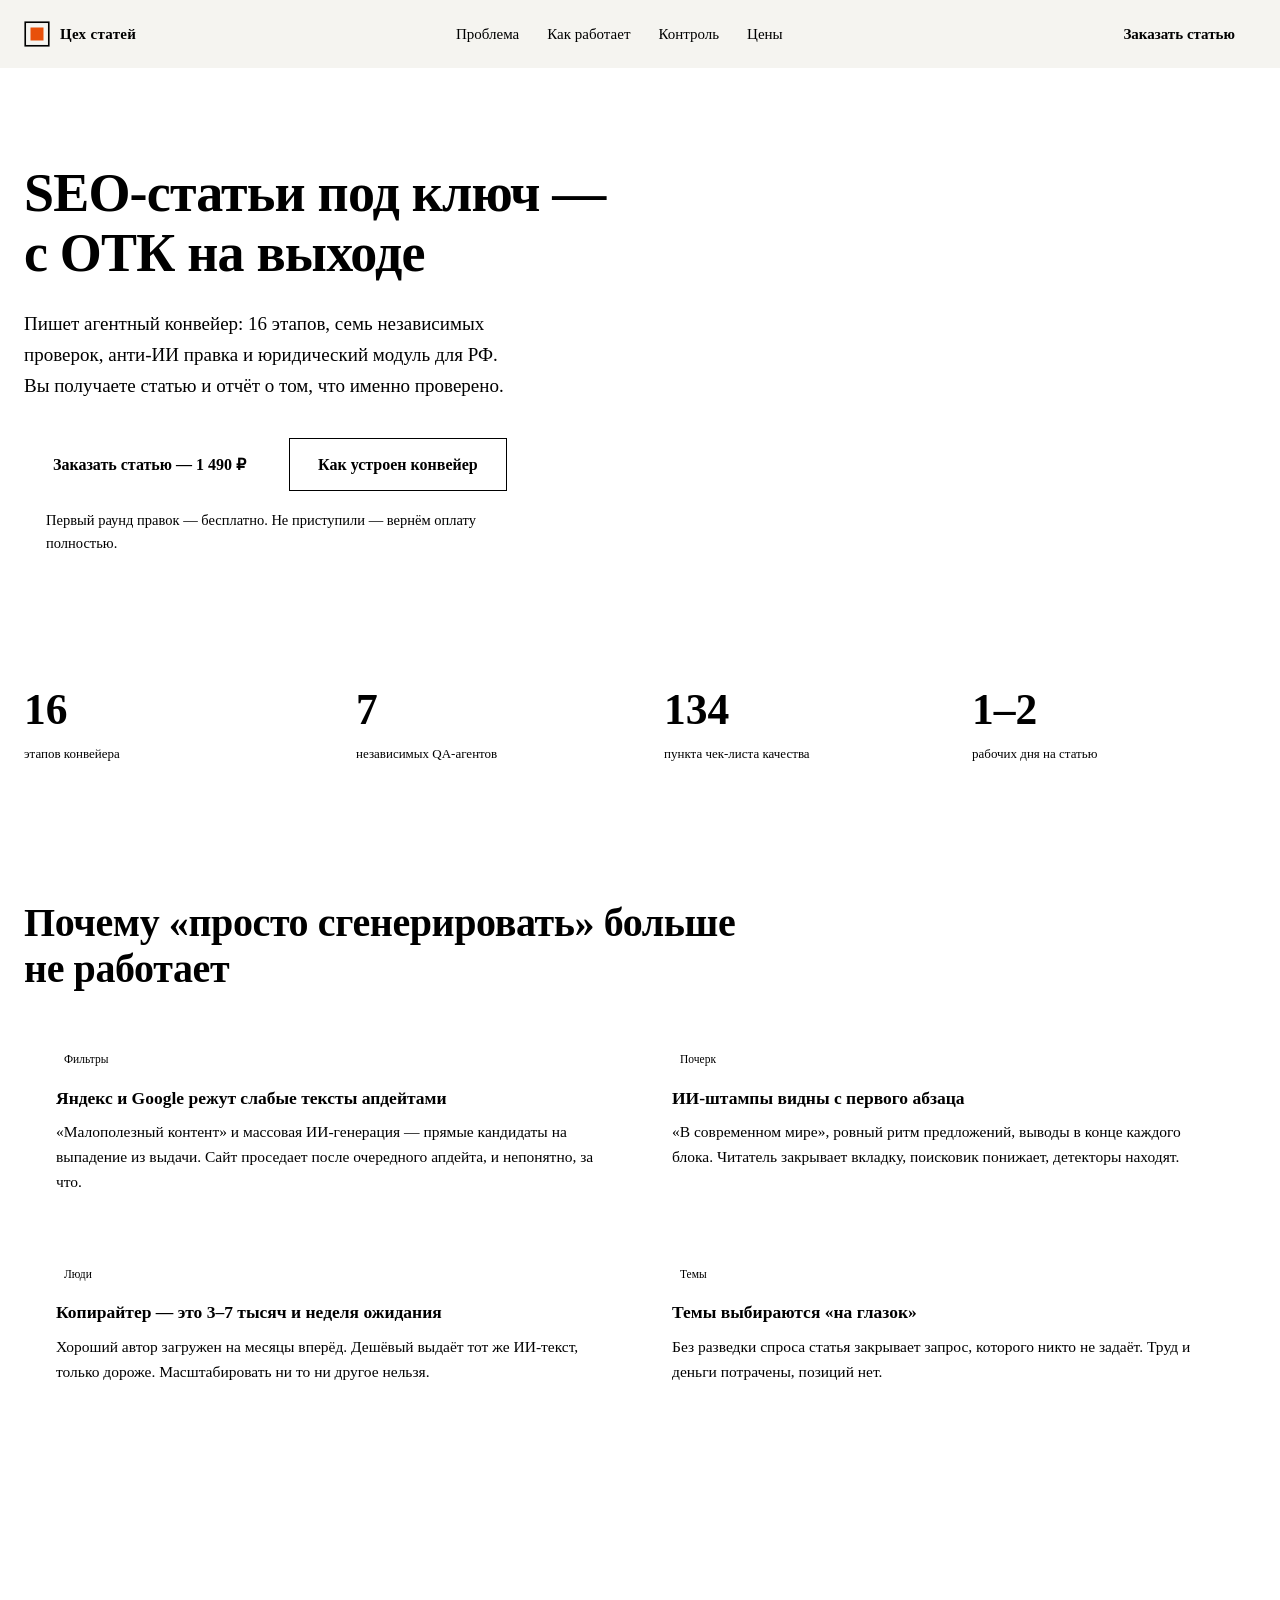
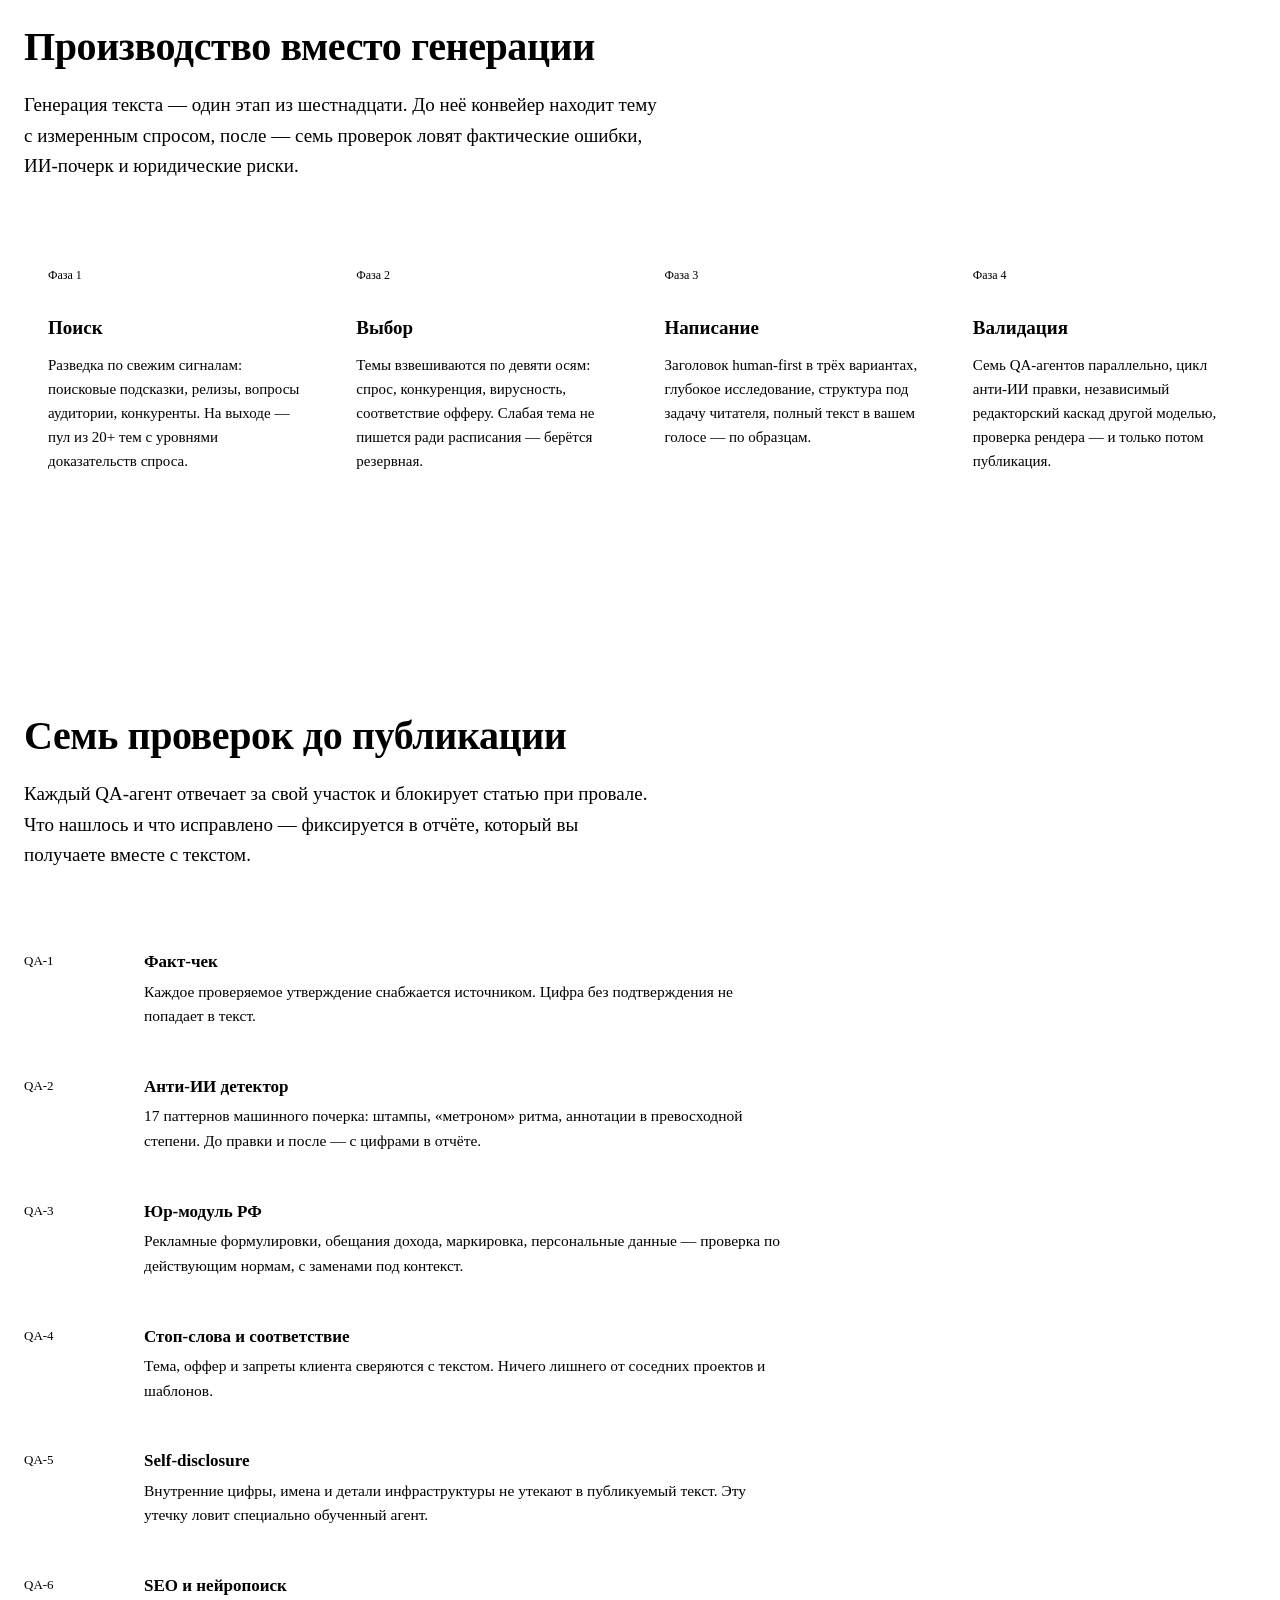
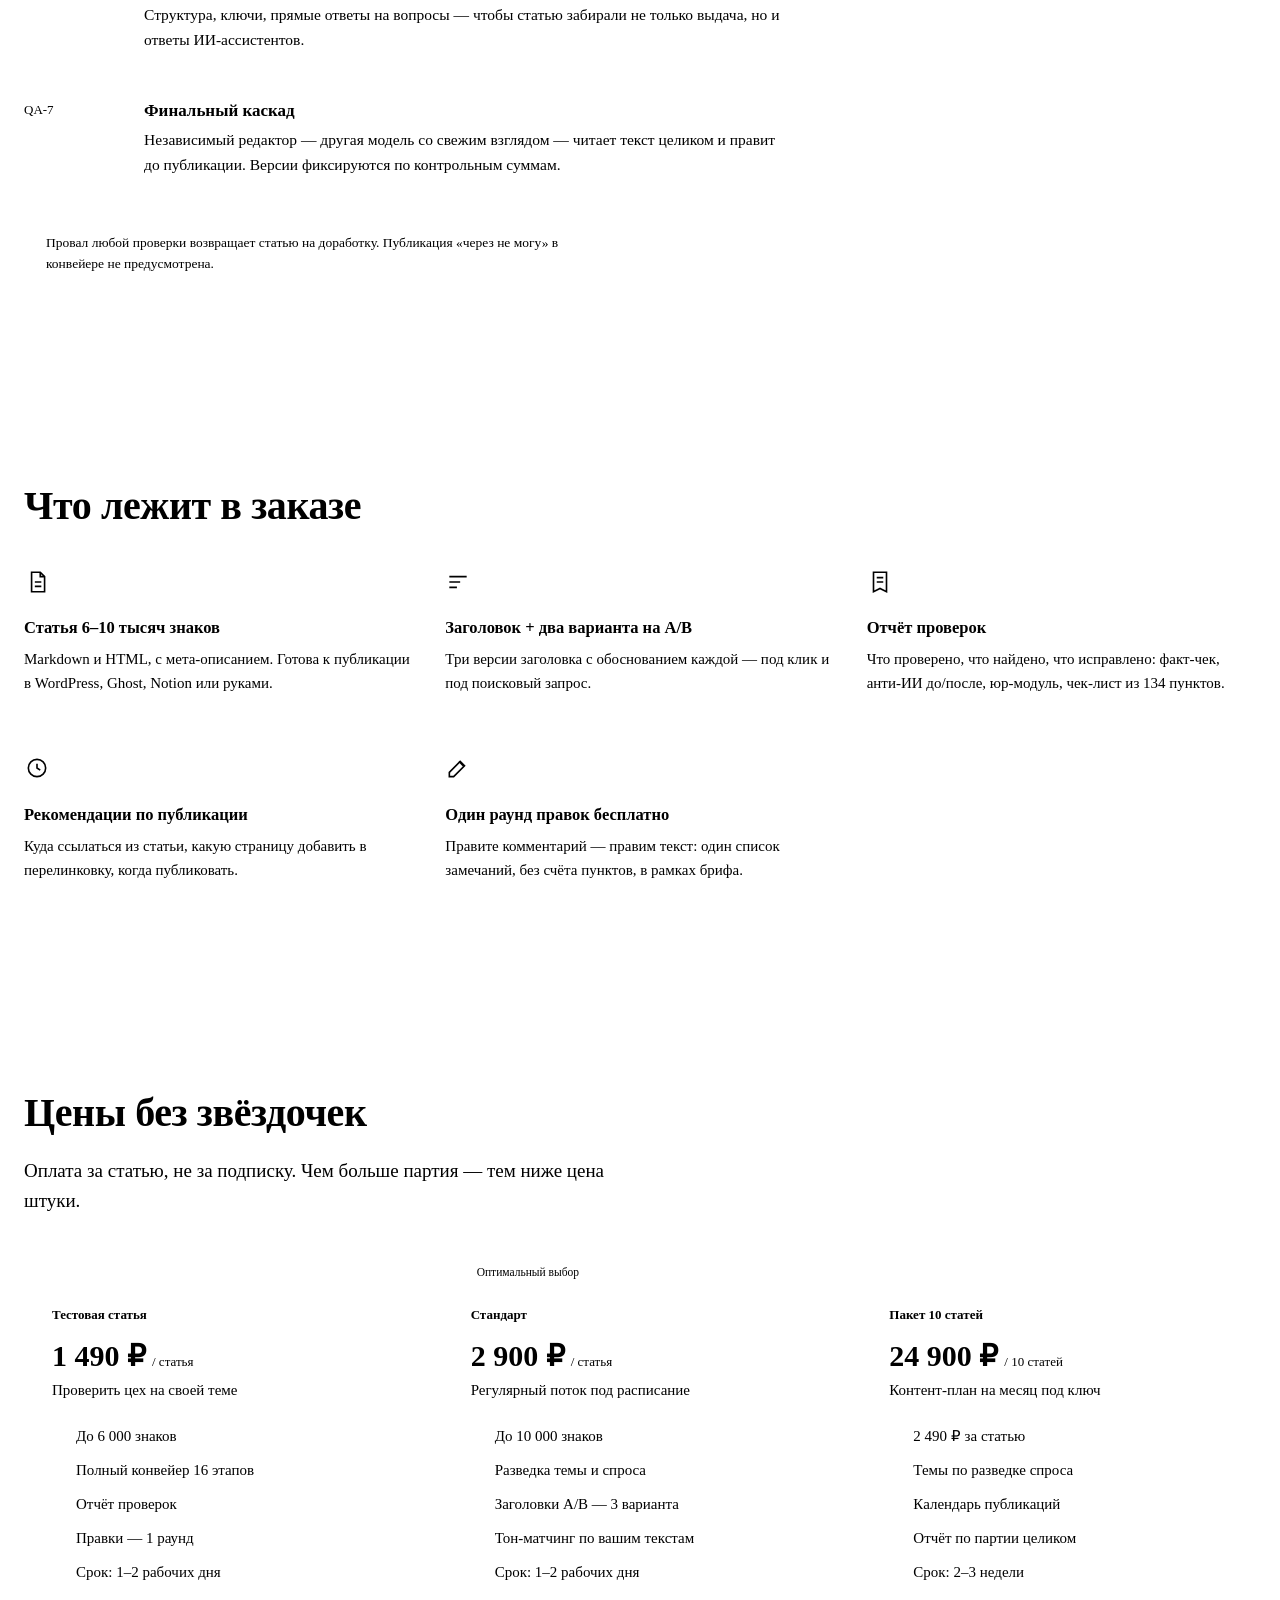
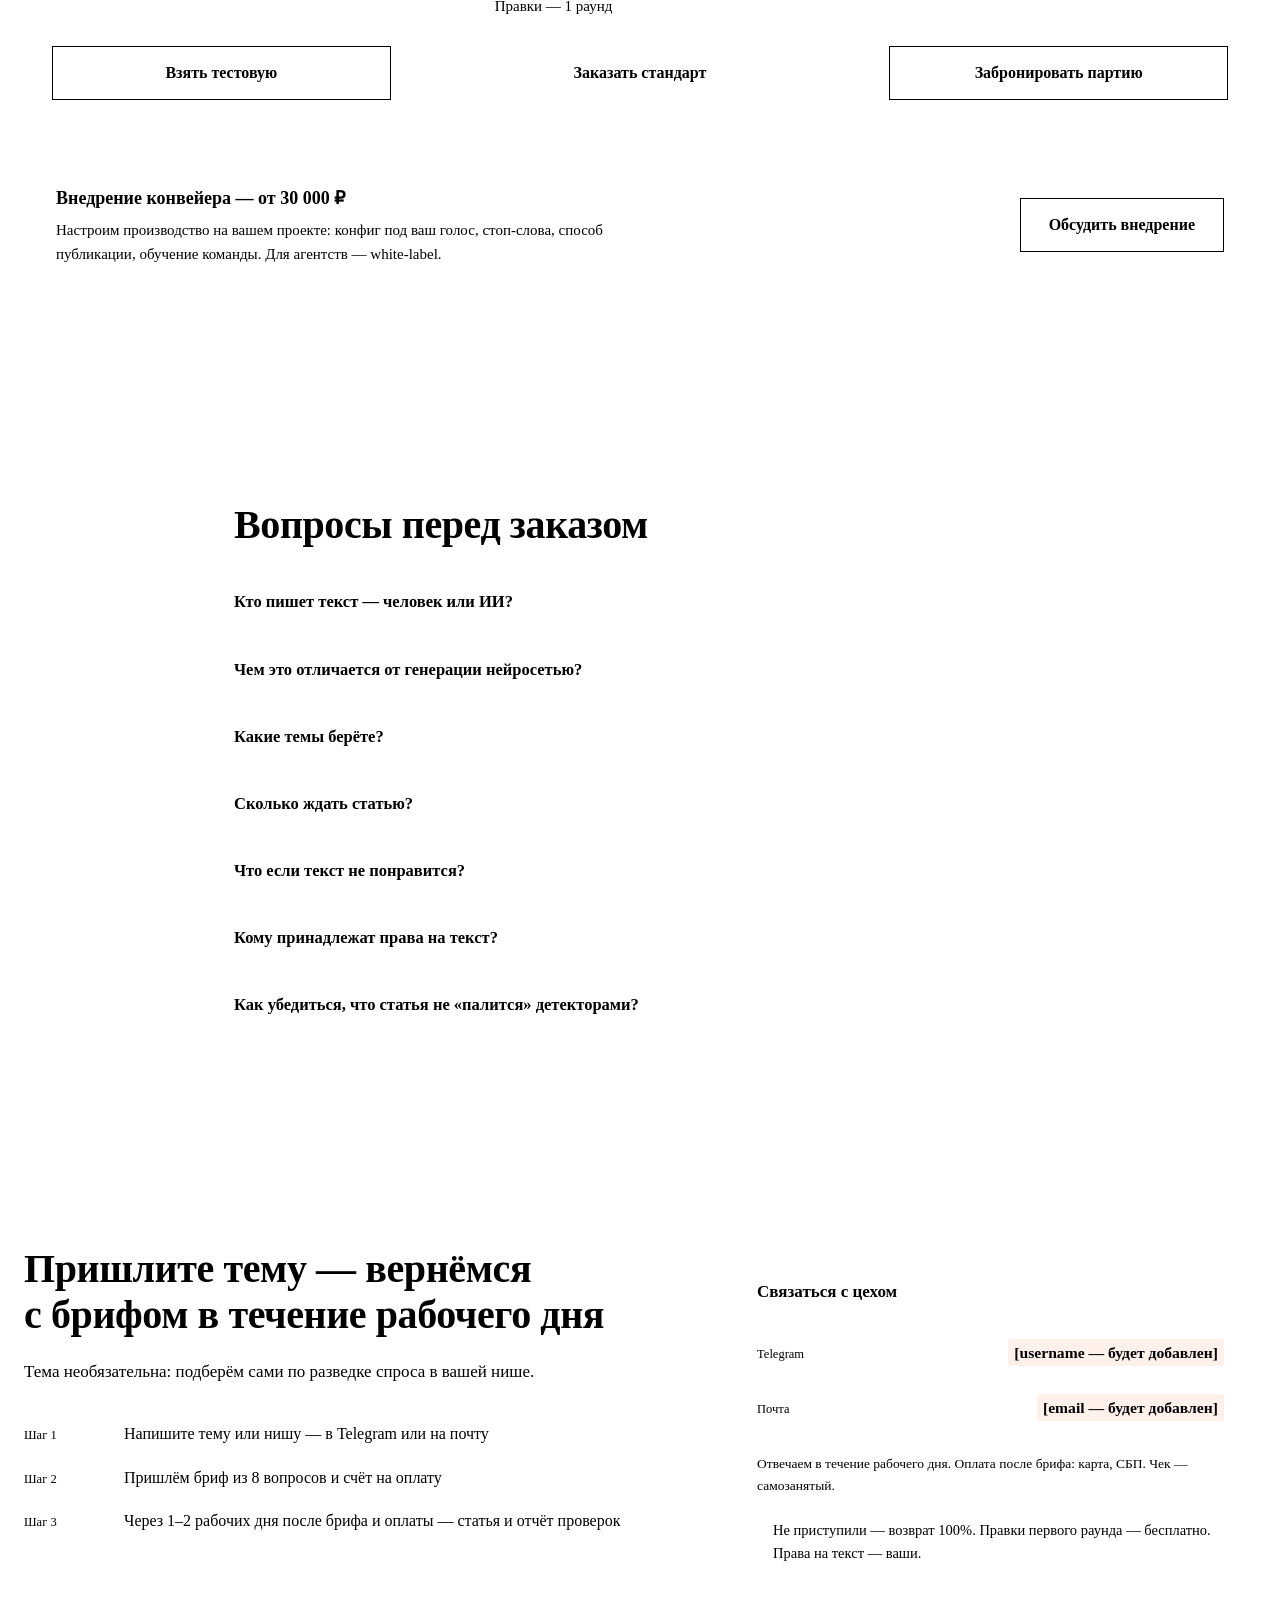
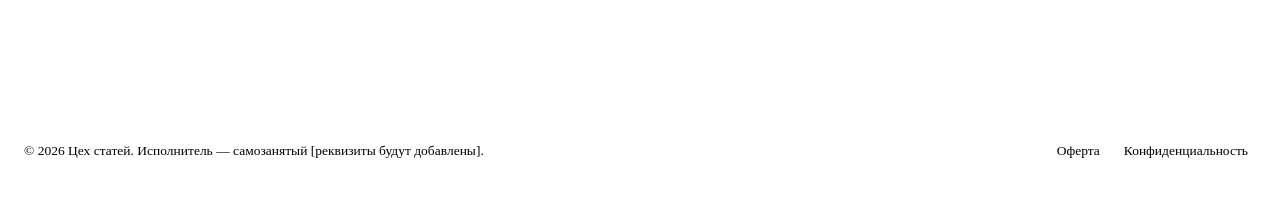
<file: index.html>
<!DOCTYPE html>
<html lang="ru">
<head>
<meta charset="UTF-8">
<meta name="viewport" content="width=device-width, initial-scale=1.0">
<title>Цех статей — SEO-статьи под ключ с ОТК на выходе</title>
<meta name="description" content="SEO-статьи под ключ от 1 490 ₽: агентный конвейер, 16 этапов, 7 независимых проверок, анти-ИИ правка и юр-модуль РФ. К статье — отчёт о проверках.">
<link rel="canonical" href="https://vasylian.com/ceh-statey/">
<meta property="og:type" content="website">
<meta property="og:url" content="https://vasylian.com/ceh-statey/">
<meta property="og:title" content="Цех статей — SEO-статьи под ключ с ОТК на выходе">
<meta property="og:description" content="16 этапов, 7 независимых проверок, анти-ИИ правка, юр-модуль РФ. Статья и отчёт о проверках — от 1 490 ₽.">
<meta property="og:image" content="https://vasylian.com/ceh-statey/og-image.png">
<meta property="og:image:width" content="1200">
<meta property="og:image:height" content="630">
<meta property="og:locale" content="ru_RU">
<meta name="twitter:card" content="summary_large_image">
<meta name="twitter:title" content="Цех статей — SEO-статьи под ключ с ОТК на выходе">
<meta name="twitter:description" content="16 этапов, 7 независимых проверок, анти-ИИ правка, юр-модуль РФ. От 1 490 ₽.">
<meta name="twitter:image" content="https://vasylian.com/ceh-statey/og-image.png">
<meta name="theme-color" content="#F5F4EF">
<link rel="icon" type="image/svg+xml" href="favicon.svg">
<link rel="preload" href="fonts/Unbounded-800-cyrillic.woff2" as="font" type="font/woff2" crossorigin>
<link rel="preload" href="fonts/GolosText-400-cyrillic.woff2" as="font" type="font/woff2" crossorigin>
<link rel="stylesheet" href="styles.css">
<script>document.documentElement.classList.add("js-ready")</script>
<script type="application/ld+json">{"@context": "https://schema.org", "@graph": [{"@type": "Organization", "@id": "https://vasylian.com/ceh-statey/#org", "name": "Цех статей", "url": "https://vasylian.com/ceh-statey/", "description": "SEO-статьи под ключ: агентный конвейер, 16 этапов, 7 независимых проверок, анти-ИИ правка, юр-модуль РФ.", "areaServed": "RU", "priceRange": "1490-30000 RUB"}, {"@type": "Service", "@id": "https://vasylian.com/ceh-statey/#service", "name": "Написание SEO-статей под ключ", "provider": {"@id": "https://vasylian.com/ceh-statey/#org"}, "serviceType": "SEO-копирайтинг", "description": "Статья 6–10 тысяч знаков, произведённая конвейером из 16 этапов с семью QA-проверками, анти-ИИ правкой и юридическим модулем РФ. К статье прилагается отчёт проверок.", "offers": [{"@type": "Offer", "name": "Тестовая статья", "price": "1490", "priceCurrency": "RUB", "description": "Статья до 6000 знаков, полный конвейер, отчёт проверок, один раунд правок."}, {"@type": "Offer", "name": "Стандарт", "price": "2900", "priceCurrency": "RUB", "description": "Статья до 10000 знаков, разведка темы, заголовки A/B, тон-матчинг, отчёт, один раунд правок."}, {"@type": "Offer", "name": "Пакет 10 статей", "price": "24900", "priceCurrency": "RUB", "description": "Десять статей по 2490 ₽: темы по разведке спроса, календарь публикаций, отчёт по партии."}]}, {"@type": "FAQPage", "mainEntity": [{"@type": "Question", "name": "Кто пишет текст — человек или ИИ?", "acceptedAnswer": {"@type": "Answer", "text": "Пишет агентный конвейер на ИИ-агентах под присмотром человека-владельца цеха. Финальную вычитку делает независимый редакторский каскад — другая модель, которая видит текст впервые. Заказ проходит 16 этапов с контрольными точками."}}, {"@type": "Question", "name": "Чем это отличается от генерации нейросетью?", "acceptedAnswer": {"@type": "Answer", "text": "Генерация — один этап из шестнадцати. До неё: разведка темы с оценкой спроса, исследование, структура под задачу читателя. После: семь проверок и правки до публикации. Результат каждой проверки виден в отчёте."}}, {"@type": "Question", "name": "Какие темы берёте?", "acceptedAnswer": {"@type": "Answer", "text": "B2B, технологии, производство, финансы (без обещаний дохода), здоровье — только с опорой на источники. Не берём: серые схемы, медицинские рекомендации без клинической базы, контент 18+."}}, {"@type": "Question", "name": "Сколько ждать статью?", "acceptedAnswer": {"@type": "Answer", "text": "Тестовая и стандартная — 1–2 рабочих дня от более позднего из событий: оплата или заполненный бриф. Партия из десяти — 2–3 недели по согласованному календарю."}}, {"@type": "Question", "name": "Что если текст не понравится?", "acceptedAnswer": {"@type": "Answer", "text": "Первый раунд правок — бесплатный: замечания одним списком в течение 14 дней, в рамках исходного брифа. Если после правок статья не подошла — возврат по разделу 6 оферты. Пока конвейер не запущен — возврат полный."}}, {"@type": "Question", "name": "Кому принадлежат права на текст?", "acceptedAnswer": {"@type": "Answer", "text": "Вам. После оплаты исключительные права на статью переходят заказчику, текст больше никому не продаётся и не переиспользуется."}}, {"@type": "Question", "name": "Как убедиться, что статья не «палится» детекторами?", "acceptedAnswer": {"@type": "Answer", "text": "В отчёте — результат анти-ИИ проверки до и после правки: найденные паттерны почерка, ритм, штампы. Мы не обещаем «ноль процентов» ни у одного детектора — показываем, что проверено и какие метрики получены."}}]}]}</script>
</head>
<body>
<a class="skip" href="#main">К содержанию</a>

<header class="header" id="top">
  <div class="container header__row">
    <a class="logo" href="#top" aria-label="Цех статей — на главную">
      <svg class="logo__mark" viewBox="0 0 32 32" aria-hidden="true"><rect x="1.5" y="1.5" width="29" height="29" fill="none" stroke="currentColor" stroke-width="2"/><rect x="8" y="8" width="16" height="16" fill="#E8500A"/></svg>
      <span class="logo__word">Цех&nbsp;статей</span>
    </a>
    <nav class="nav" aria-label="Разделы страницы">
      <a href="#problem">Проблема</a>
      <a href="#process">Как работает</a>
      <a href="#quality">Контроль</a>
      <a href="#pricing">Цены</a>
    </nav>
    <a class="btn btn--primary btn--sm header__cta" href="#order">Заказать статью</a>
  </div>
</header>

<main id="main" tabindex="-1">

<!-- ═══════════════ HERO ═══════════════ -->
<section class="hero">
  <div class="container hero__grid">
    <div class="hero__lead">
      <h1 class="hero__title">SEO-статьи под&nbsp;ключ&nbsp;— с&nbsp;ОТК на&nbsp;выходе</h1>
      <p class="hero__sub">Пишет агентный конвейер: 16&nbsp;этапов, семь независимых проверок, анти-ИИ правка и&nbsp;юридический модуль для&nbsp;РФ. Вы&nbsp;получаете статью и&nbsp;отчёт о&nbsp;том, что&nbsp;именно проверено.</p>
      <div class="hero__actions">
        <a class="btn btn--primary" href="#order">Заказать статью — 1&nbsp;490&nbsp;₽</a>
        <a class="btn btn--ghost" href="#process">Как устроен конвейер</a>
      </div>
      <p class="hero__trust">Первый раунд правок — бесплатно. Не&nbsp;приступили — вернём оплату полностью.</p>
    </div>
    <div class="hero__card" role="group" aria-label="Технологическая карта конвейера: четыре фазы, шестнадцать этапов">
      <div class="doc">
        <div class="doc__head">
          <span class="doc__code">МК-16/2026</span>
          <span class="doc__title">Маршрутная карта</span>
        </div>
        <ol class="doc__phases">
          <li class="doc__phase">
            <div class="doc__phase-head"><span class="doc__num">Ф-01</span><span class="doc__name">Поиск</span></div>
            <p class="doc__list">Сигналы рынка · подсказки поисковиков · вопросы аудитории · пул 20+ тем</p>
          </li>
          <li class="doc__phase">
            <div class="doc__phase-head"><span class="doc__num">Ф-02</span><span class="doc__name">Выбор</span></div>
            <p class="doc__list">Взвешивание по 9 осям · запасной слот · правило двух попыток</p>
          </li>
          <li class="doc__phase">
            <div class="doc__phase-head"><span class="doc__num">Ф-03</span><span class="doc__name">Написание</span></div>
            <p class="doc__list">Заголовок, 3 варианта · глубокая разведка · структура · черновик</p>
          </li>
          <li class="doc__phase">
            <div class="doc__phase-head"><span class="doc__num">Ф-04</span><span class="doc__name">Валидация</span></div>
            <p class="doc__list">7 QA-агентов · анти-ИИ цикл · каскад редактуры · проверка рендера</p>
          </li>
        </ol>
        <div class="doc__foot">
          <span class="doc__gates">▸ gate после каждой фазы</span>
          <span class="doc__stamp" aria-hidden="true">ОТК · 7/7</span>
        </div>
        <span class="stamp" aria-hidden="true">Проверено<br>до публикации</span>
      </div>
    </div>
  </div>
</section>

<!-- ═══════════════ STATS ═══════════════ -->
<section class="stats" aria-label="Характеристики конвейера">
  <div class="container stats__row">
    <div class="stat"><span class="stat__n">16</span><span class="stat__l">этапов конвейера</span></div>
    <div class="stat"><span class="stat__n">7</span><span class="stat__l">независимых QA-агентов</span></div>
    <div class="stat"><span class="stat__n">134</span><span class="stat__l">пункта чек-листа качества</span></div>
    <div class="stat"><span class="stat__n">1–2</span><span class="stat__l">рабочих дня на статью</span></div>
  </div>
</section>

<!-- ═══════════════ PROBLEM ═══════════════ -->
<section class="section" id="problem">
  <div class="container">
    <h2 class="h2">Почему «просто сгенерировать» больше не&nbsp;работает</h2>
    <div class="problem__grid">
      <article class="pain">
        <span class="pain__tag">Фильтры</span>
        <h3 class="pain__title">Яндекс и Google режут слабые тексты апдейтами</h3>
        <p class="pain__text">«Малополезный контент» и массовая ИИ-генерация — прямые кандидаты на выпадение из выдачи. Сайт проседает после очередного апдейта, и непонятно, за что.</p>
      </article>
      <article class="pain">
        <span class="pain__tag">Почерк</span>
        <h3 class="pain__title">ИИ-штампы видны с первого абзаца</h3>
        <p class="pain__text">«В современном мире», ровный ритм предложений, выводы в конце каждого блока. Читатель закрывает вкладку, поисковик понижает, детекторы находят.</p>
      </article>
      <article class="pain">
        <span class="pain__tag">Люди</span>
        <h3 class="pain__title">Копирайтер — это 3–7 тысяч и неделя ожидания</h3>
        <p class="pain__text">Хороший автор загружен на месяцы вперёд. Дешёвый выдаёт тот же ИИ-текст, только дороже. Масштабировать ни то ни другое нельзя.</p>
      </article>
      <article class="pain">
        <span class="pain__tag">Темы</span>
        <h3 class="pain__title">Темы выбираются «на глазок»</h3>
        <p class="pain__text">Без разведки спроса статья закрывает запрос, которого никто не задаёт. Труд и деньги потрачены, позиций нет.</p>
      </article>
    </div>
  </div>
</section>

<!-- ═══════════════ PROCESS ═══════════════ -->
<section class="section section--tint" id="process">
  <div class="container">
    <h2 class="h2">Производство вместо генерации</h2>
    <p class="section__lead">Генерация текста — один этап из шестнадцати. До неё конвейер находит тему с измеренным спросом, после — семь проверок ловят фактические ошибки, ИИ-почерк и юридические риски.</p>
    <ol class="phases">
      <li class="phase">
        <span class="phase__num">Фаза 1</span>
        <h3 class="phase__title">Поиск</h3>
        <p class="phase__text">Разведка по свежим сигналам: поисковые подсказки, релизы, вопросы аудитории, конкуренты. На выходе — пул из 20+ тем с уровнями доказательств спроса.</p>
      </li>
      <li class="phase">
        <span class="phase__num">Фаза 2</span>
        <h3 class="phase__title">Выбор</h3>
        <p class="phase__text">Темы взвешиваются по девяти осям: спрос, конкуренция, вирусность, соответствие офферу. Слабая тема не пишется ради расписания — берётся резервная.</p>
      </li>
      <li class="phase">
        <span class="phase__num">Фаза 3</span>
        <h3 class="phase__title">Написание</h3>
        <p class="phase__text">Заголовок human-first в трёх вариантах, глубокое исследование, структура под задачу читателя, полный текст в вашем голосе — по образцам.</p>
      </li>
      <li class="phase">
        <span class="phase__num">Фаза 4</span>
        <h3 class="phase__title">Валидация</h3>
        <p class="phase__text">Семь QA-агентов параллельно, цикл анти-ИИ правки, независимый редакторский каскад другой моделью, проверка рендера — и только потом публикация.</p>
      </li>
    </ol>
  </div>
</section>

<!-- ═══════════════ QUALITY (dark) ═══════════════ -->
<section class="section section--dark" id="quality">
  <div class="container">
    <h2 class="h2 h2--inverse">Семь проверок до&nbsp;публикации</h2>
    <p class="section__lead section__lead--inverse">Каждый QA-агент отвечает за свой участок и блокирует статью при провале. Что нашлось и что исправлено — фиксируется в отчёте, который вы получаете вместе с текстом.</p>
    <ol class="qa">
      <li class="qa__row">
        <span class="qa__code">QA-1</span>
        <div class="qa__body">
          <h3 class="qa__title">Факт-чек</h3>
          <p class="qa__text">Каждое проверяемое утверждение снабжается источником. Цифра без подтверждения не попадает в текст.</p>
        </div>
      </li>
      <li class="qa__row">
        <span class="qa__code">QA-2</span>
        <div class="qa__body">
          <h3 class="qa__title">Анти-ИИ детектор</h3>
          <p class="qa__text">17 паттернов машинного почерка: штампы, «метроном» ритма, аннотации в превосходной степени. До правки и после — с цифрами в отчёте.</p>
        </div>
      </li>
      <li class="qa__row">
        <span class="qa__code">QA-3</span>
        <div class="qa__body">
          <h3 class="qa__title">Юр-модуль РФ</h3>
          <p class="qa__text">Рекламные формулировки, обещания дохода, маркировка, персональные данные — проверка по действующим нормам, с заменами под контекст.</p>
        </div>
      </li>
      <li class="qa__row">
        <span class="qa__code">QA-4</span>
        <div class="qa__body">
          <h3 class="qa__title">Стоп-слова и соответствие</h3>
          <p class="qa__text">Тема, оффер и запреты клиента сверяются с текстом. Ничего лишнего от соседних проектов и шаблонов.</p>
        </div>
      </li>
      <li class="qa__row">
        <span class="qa__code">QA-5</span>
        <div class="qa__body">
          <h3 class="qa__title">Self-disclosure</h3>
          <p class="qa__text">Внутренние цифры, имена и детали инфраструктуры не утекают в публикуемый текст. Эту утечку ловит специально обученный агент.</p>
        </div>
      </li>
      <li class="qa__row">
        <span class="qa__code">QA-6</span>
        <div class="qa__body">
          <h3 class="qa__title">SEO и нейропоиск</h3>
          <p class="qa__text">Структура, ключи, прямые ответы на вопросы — чтобы статью забирали не только выдача, но и ответы ИИ-ассистентов.</p>
        </div>
      </li>
      <li class="qa__row">
        <span class="qa__code">QA-7</span>
        <div class="qa__body">
          <h3 class="qa__title">Финальный каскад</h3>
          <p class="qa__text">Независимый редактор — другая модель со свежим взглядом — читает текст целиком и правит до публикации. Версии фиксируются по контрольным суммам.</p>
        </div>
      </li>
    </ol>
    <p class="qa__note">Провал любой проверки возвращает статью на доработку. Публикация «через не могу» в конвейере не предусмотрена.</p>
  </div>
</section>

<!-- ═══════════════ DELIVERABLES ═══════════════ -->
<section class="section" id="deliverables">
  <div class="container">
    <h2 class="h2">Что лежит в заказе</h2>
    <div class="deliv__grid">
      <article class="deliv">
        <svg class="deliv__icon" viewBox="0 0 24 24" aria-hidden="true"><path d="M7 3h8l4 4v14H7z" fill="none" stroke="currentColor" stroke-width="1.5"/><path d="M15 3v4h4M10 12h6M10 16h6" fill="none" stroke="currentColor" stroke-width="1.5"/></svg>
        <h3 class="deliv__title">Статья 6–10 тысяч знаков</h3>
        <p class="deliv__text">Markdown и HTML, с мета-описанием. Готова к публикации в WordPress, Ghost, Notion или руками.</p>
      </article>
      <article class="deliv">
        <svg class="deliv__icon" viewBox="0 0 24 24" aria-hidden="true"><path d="M4 7h16M4 12h10M4 17h7" fill="none" stroke="currentColor" stroke-width="1.5"/></svg>
        <h3 class="deliv__title">Заголовок + два варианта на A/B</h3>
        <p class="deliv__text">Три версии заголовка с обоснованием каждой — под клик и под поисковый запрос.</p>
      </article>
      <article class="deliv">
        <svg class="deliv__icon" viewBox="0 0 24 24" aria-hidden="true"><path d="M6 3h12v18l-6-3-6 3z" fill="none" stroke="currentColor" stroke-width="1.5"/><path d="M9 8h6M9 12h6" fill="none" stroke="currentColor" stroke-width="1.5"/></svg>
        <h3 class="deliv__title">Отчёт проверок</h3>
        <p class="deliv__text">Что проверено, что найдено, что исправлено: факт-чек, анти-ИИ до/после, юр-модуль, чек-лист из 134 пунктов.</p>
      </article>
      <article class="deliv">
        <svg class="deliv__icon" viewBox="0 0 24 24" aria-hidden="true"><circle cx="12" cy="12" r="8" fill="none" stroke="currentColor" stroke-width="1.5"/><path d="M12 8v4l3 2" fill="none" stroke="currentColor" stroke-width="1.5"/></svg>
        <h3 class="deliv__title">Рекомендации по публикации</h3>
        <p class="deliv__text">Куда ссылаться из статьи, какую страницу добавить в перелинковку, когда публиковать.</p>
      </article>
      <article class="deliv">
        <svg class="deliv__icon" viewBox="0 0 24 24" aria-hidden="true"><path d="M4 20h4l10-10-4-4L4 16v4z" fill="none" stroke="currentColor" stroke-width="1.5"/><path d="M13 6l4 4" fill="none" stroke="currentColor" stroke-width="1.5"/></svg>
        <h3 class="deliv__title">Один раунд правок бесплатно</h3>
        <p class="deliv__text">Правите комментарий — правим текст: один список замечаний, без счёта пунктов, в рамках брифа.</p>
      </article>
    </div>
  </div>
</section>

<!-- ═══════════════ PRICING ═══════════════ -->
<section class="section section--tint" id="pricing">
  <div class="container">
    <h2 class="h2">Цены без звёздочек</h2>
    <p class="section__lead">Оплата за статью, не за подписку. Чем больше партия — тем ниже цена штуки.</p>
    <div class="pricing__grid">
      <article class="plan">
        <h3 class="plan__name">Тестовая статья</h3>
        <p class="plan__price">1&nbsp;490&nbsp;₽<span class="plan__unit">/ статья</span></p>
        <p class="plan__for">Проверить цех на своей теме</p>
        <ul class="plan__list">
          <li>До 6&nbsp;000 знаков</li>
          <li>Полный конвейер 16 этапов</li>
          <li>Отчёт проверок</li>
          <li>Правки — 1 раунд</li>
          <li>Срок: 1–2 рабочих дня</li>
        </ul>
        <a class="btn btn--ghost btn--block" href="#order">Взять тестовую</a>
      </article>
      <article class="plan plan--hit">
        <span class="plan__badge">Оптимальный выбор</span>
        <h3 class="plan__name">Стандарт</h3>
        <p class="plan__price">2&nbsp;900&nbsp;₽<span class="plan__unit">/ статья</span></p>
        <p class="plan__for">Регулярный поток под расписание</p>
        <ul class="plan__list">
          <li>До 10&nbsp;000 знаков</li>
          <li>Разведка темы и спроса</li>
          <li>Заголовки A/B — 3 варианта</li>
          <li>Тон-матчинг по вашим текстам</li>
          <li>Срок: 1–2 рабочих дня</li>
          <li>Правки — 1 раунд</li>
        </ul>
        <a class="btn btn--primary btn--block" href="#order">Заказать стандарт</a>
      </article>
      <article class="plan">
        <h3 class="plan__name">Пакет 10 статей</h3>
        <p class="plan__price">24&nbsp;900&nbsp;₽<span class="plan__unit">/ 10 статей</span></p>
        <p class="plan__for">Контент-план на месяц под ключ</p>
        <ul class="plan__list">
          <li>2&nbsp;490&nbsp;₽ за статью</li>
          <li>Темы по разведке спроса</li>
          <li>Календарь публикаций</li>
          <li>Отчёт по партии целиком</li>
          <li>Срок: 2–3 недели</li>
        </ul>
        <a class="btn btn--ghost btn--block" href="#order">Забронировать партию</a>
      </article>
    </div>
    <div class="plan__custom">
      <div class="plan__custom-text">
        <h3 class="plan__custom-title">Внедрение конвейера — от 30&nbsp;000&nbsp;₽</h3>
        <p>Настроим производство на вашем проекте: конфиг под ваш голос, стоп-слова, способ публикации, обучение команды. Для агентств — white-label.</p>
      </div>
      <a class="btn btn--ghost" href="#order">Обсудить внедрение</a>
    </div>
  </div>
</section>

<!-- ═══════════════ FAQ ═══════════════ -->
<section class="section" id="faq">
  <div class="container container--narrow">
    <h2 class="h2">Вопросы перед заказом</h2>
    <div class="faq">
      <details class="faq__item">
        <summary>Кто пишет текст — человек или ИИ?<span class="faq__icon" aria-hidden="true"></span></summary>
        <div class="faq__a"><p>Пишет агентный конвейер на ИИ-агентах под присмотром человека-владельца цеха. Финальную вычитку делает независимый редакторский каскад — другая модель, которая видит текст впервые. Заказ проходит 16 этапов с контрольными точками — от разведки темы до финальной вычитки.</p></div>
      </details>
      <details class="faq__item">
        <summary>Чем это отличается от генерации нейросетью?<span class="faq__icon" aria-hidden="true"></span></summary>
        <div class="faq__a"><p>Генерация — один этап из шестнадцати. До неё: разведка темы с оценкой спроса, исследование, структура под задачу читателя. После: семь проверок — факт-чек, анти-ИИ детектор, юр-модуль, стоп-слова, SEO — и правки до публикации. Результат каждой проверки виден в отчёте.</p></div>
      </details>
      <details class="faq__item">
        <summary>Какие темы берёте?<span class="faq__icon" aria-hidden="true"></span></summary>
        <div class="faq__a"><p>B2B, технологии, производство, финансы (без обещаний дохода), здоровье — только с опорой на источники. Не берём: серые схемы, медицинские рекомендации без клинической базы, контент 18+, темы с прямым юридическим риском для клиента.</p></div>
      </details>
      <details class="faq__item">
        <summary>Сколько ждать статью?<span class="faq__icon" aria-hidden="true"></span></summary>
        <div class="faq__a"><p>Тестовая и стандартная — 1–2 рабочих дня от более позднего из событий: оплата или заполненный бриф. Партия из десяти — 2–3 недели по согласованному календарю.</p></div>
      </details>
      <details class="faq__item">
        <summary>Что если текст не понравится?<span class="faq__icon" aria-hidden="true"></span></summary>
        <div class="faq__a"><p>Первый раунд правок — бесплатный: замечания одним списком в течение 14 дней с даты доставки, в рамках исходного брифа. Если после правок статья всё же не подошла и вы её не публикуете — вернём оплату за вычетом стоимости фактически выполненной работы (раздел&nbsp;6 <a href="offer.html">оферты</a>). Пока конвейер не запущен — возврат полный.</p></div>
      </details>
      <details class="faq__item">
        <summary>Кому принадлежат права на текст?<span class="faq__icon" aria-hidden="true"></span></summary>
        <div class="faq__a"><p>Вам. После оплаты исключительные права на статью переходят заказчику, текст больше никому не продаётся и не переиспользуется.</p></div>
      </details>
      <details class="faq__item">
        <summary>Как убедиться, что статья не «палится» детекторами?<span class="faq__icon" aria-hidden="true"></span></summary>
        <div class="faq__a"><p>В отчёте — результат анти-ИИ проверки до и после правки: найденные паттерны почерка, ритм, штампы, и что именно исправлено. Мы не обещаем «ноль процентов» ни у одного детектора — показываем, что проверено и какие метрики получены.</p></div>
      </details>
    </div>
  </div>
</section>

<!-- ═══════════════ ORDER / FINAL CTA ═══════════════ -->
<section class="section section--dark" id="order">
  <div class="container">
    <div class="order__grid">
      <div class="order__lead">
        <h2 class="h2 h2--inverse">Пришлите тему — вернёмся с&nbsp;брифом в&nbsp;течение рабочего дня</h2>
        <p class="order__sub">Тема необязательна: подберём сами по разведке спроса в вашей нише.</p>
        <ol class="order__steps">
          <li><span class="order__step-n">Шаг 1</span>Напишите тему или нишу — в Telegram или на почту</li>
          <li><span class="order__step-n">Шаг 2</span>Пришлём бриф из 8 вопросов и счёт на оплату</li>
          <li><span class="order__step-n">Шаг 3</span>Через 1–2 рабочих дня после брифа и оплаты — статья и отчёт проверок</li>
        </ol>
      </div>
      <div class="order__card">
        <p class="order__card-title">Связаться с цехом</p>
        <div class="order__contact">
          <span class="order__channel">Telegram</span>
          <span class="order__value todo">[username — будет добавлен]</span>
        </div>
        <div class="order__contact">
          <span class="order__channel">Почта</span>
          <span class="order__value todo">[email — будет добавлен]</span>
        </div>
        <p class="order__note">Отвечаем в течение рабочего дня. Оплата после брифа: карта, СБП. Чек — самозанятый.</p>
        <div class="order__guarantee">
          <p>Не приступили — возврат 100%. Правки первого раунда — бесплатно. Права на текст — ваши.</p>
        </div>
      </div>
    </div>
  </div>
</section>

</main>

<footer class="footer">
  <div class="container footer__row">
    <p class="footer__copy">© 2026 Цех статей. Исполнитель — самозанятый [реквизиты будут добавлены].</p>
    <nav class="footer__nav" aria-label="Документы">
      <a href="offer.html">Оферта</a>
      <a href="privacy.html">Конфиденциальность</a>
    </nav>
  </div>
</footer>

<script src="main.js" defer></script>
</body>
</html>
</file>
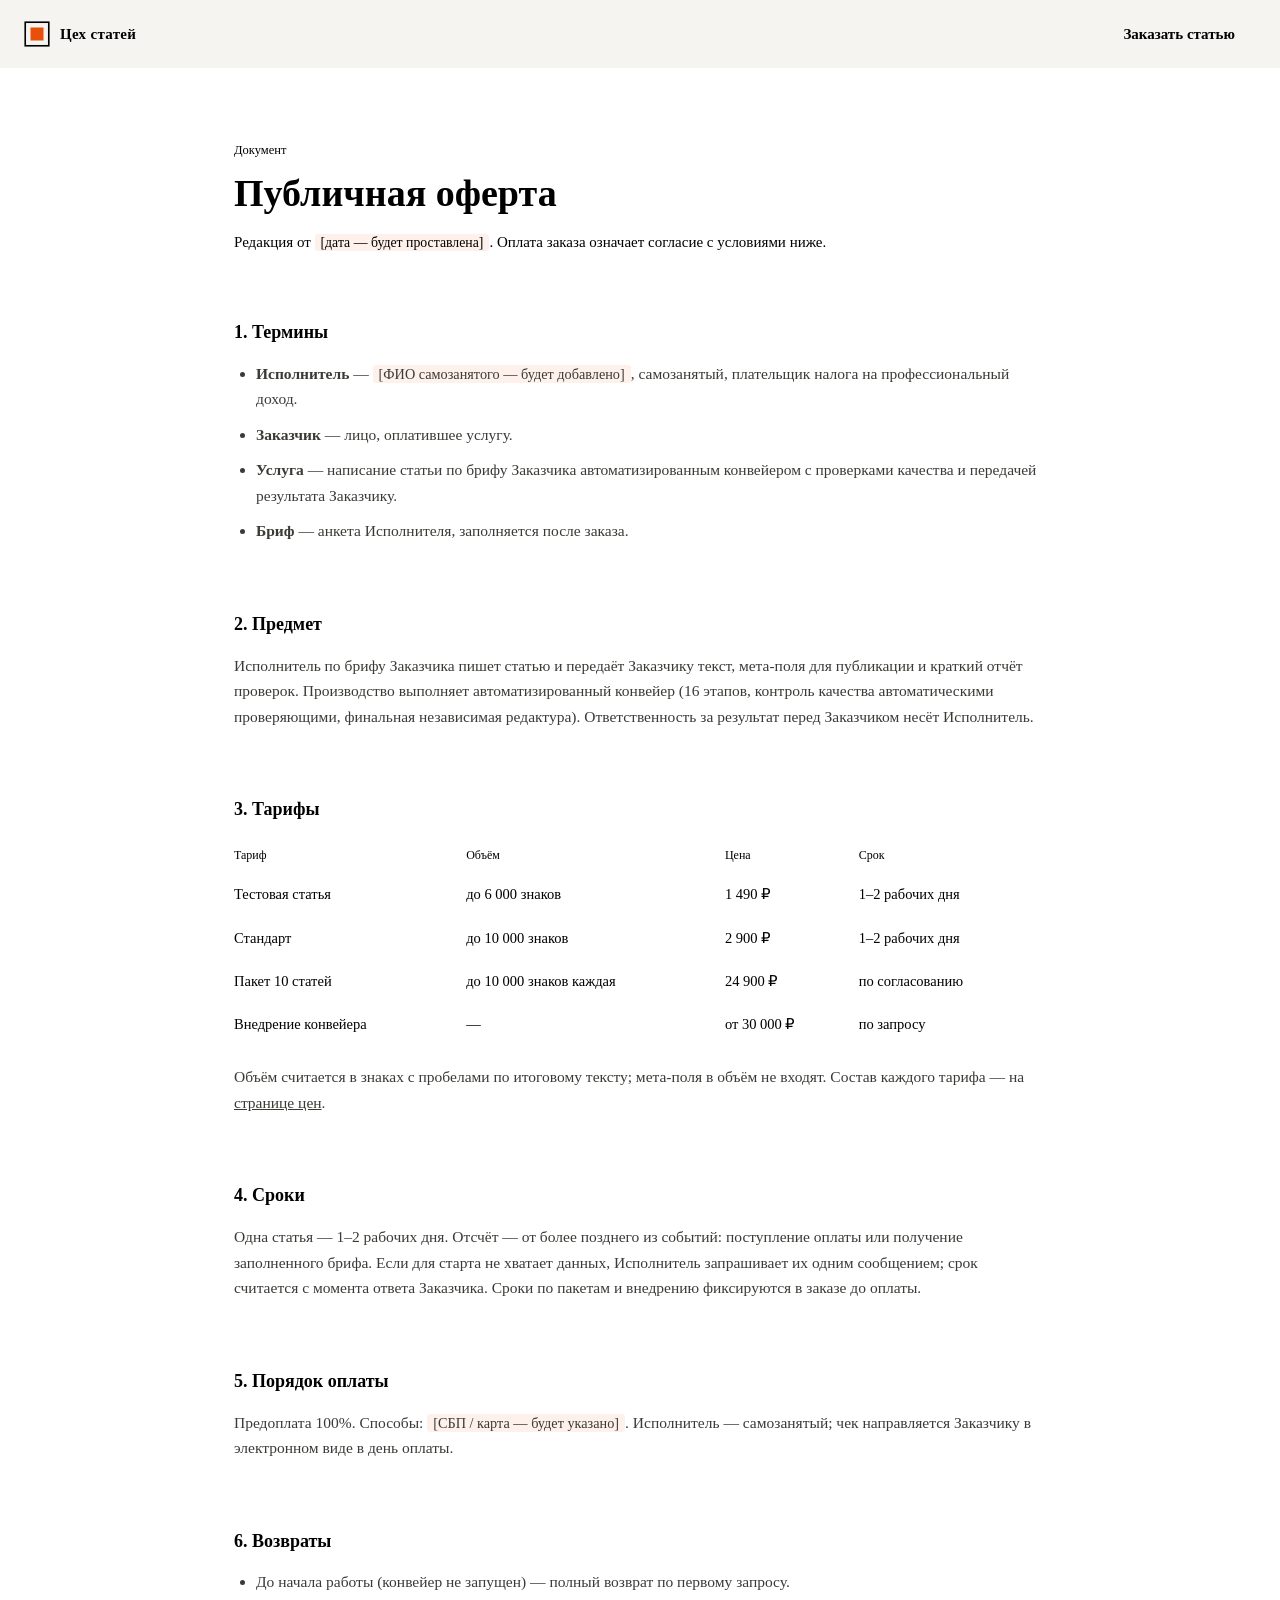
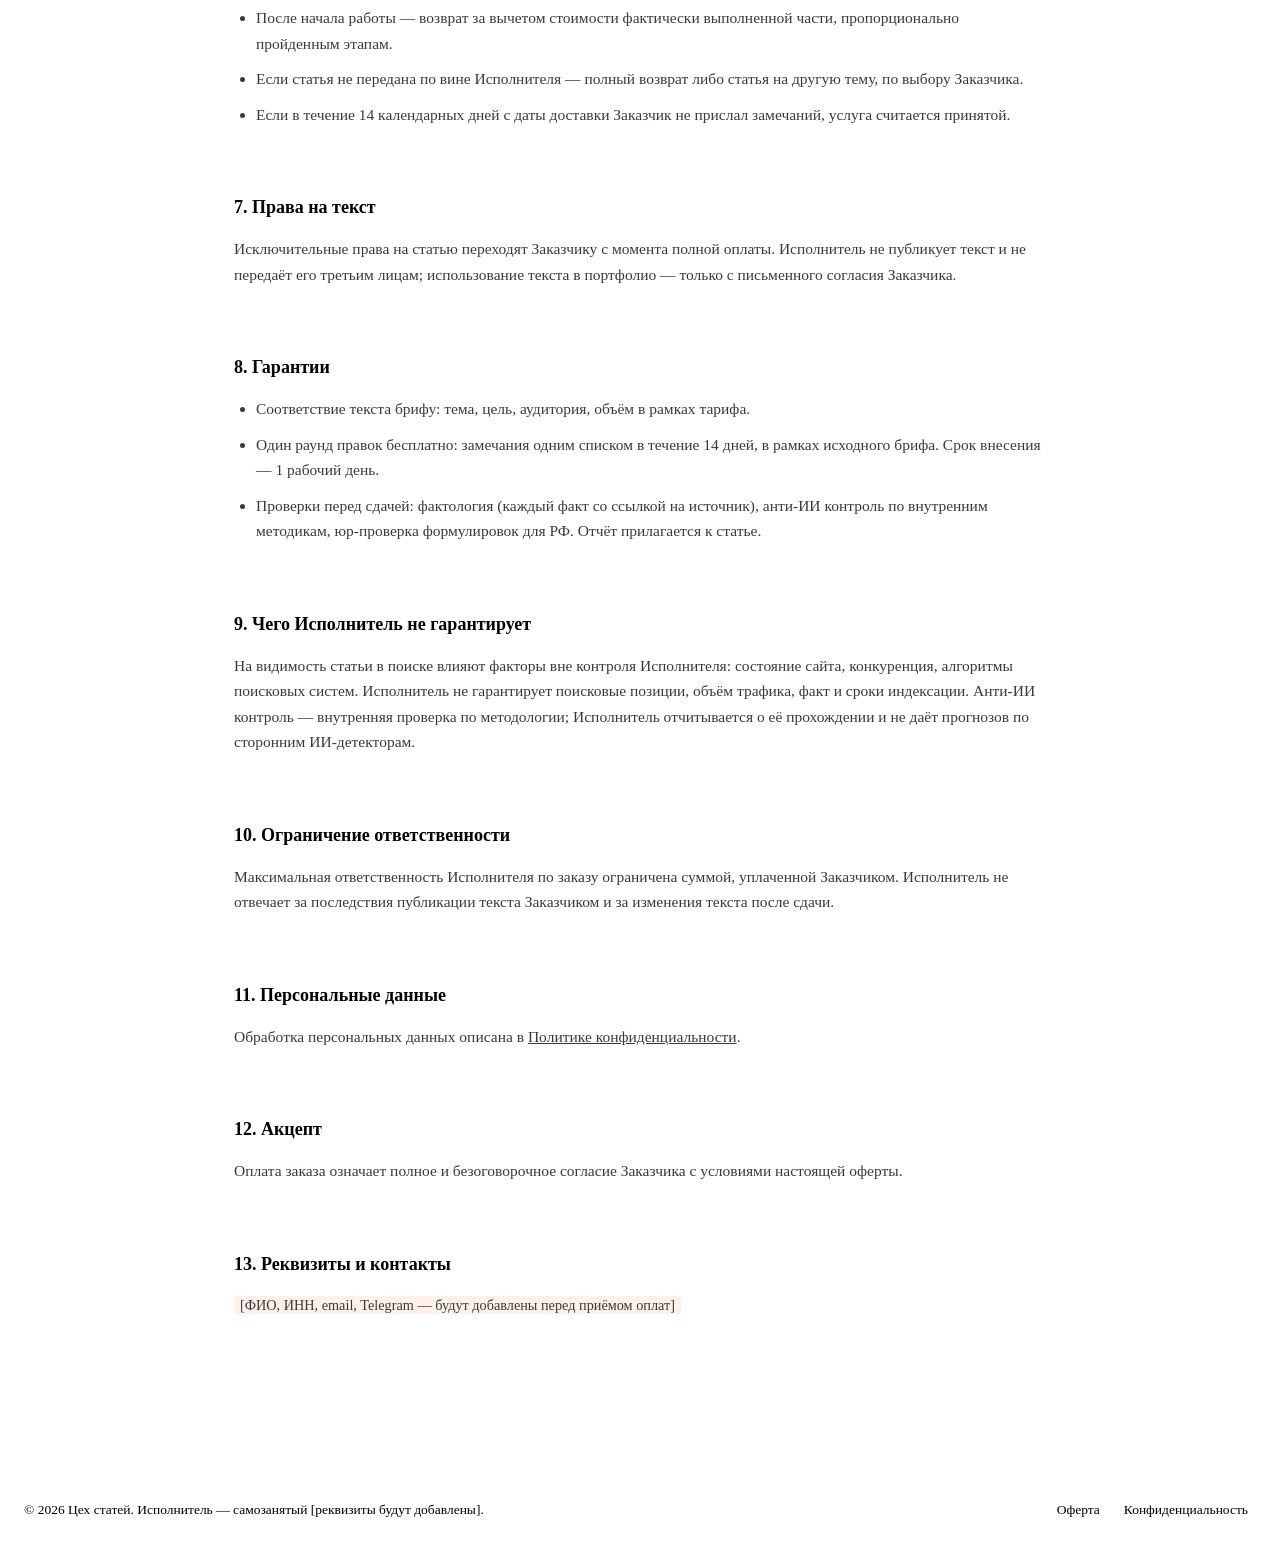
<file: offer.html>
<!DOCTYPE html>
<html lang="ru">
<head>
<meta charset="UTF-8">
<meta name="viewport" content="width=device-width, initial-scale=1.0">
<title>Оферта — Цех статей</title>
<meta name="description" content="Публичная оферта сервиса «Цех статей»: предмет, тарифы, сроки, оплата, возвраты, права на текст.">
<meta name="robots" content="noindex, follow">
<link rel="canonical" href="https://vasylian.com/ceh-statey/offer.html">
<meta name="theme-color" content="#F5F4EF">
<link rel="icon" type="image/svg+xml" href="favicon.svg">
<link rel="stylesheet" href="styles.css">
</head>
<body>
<a class="skip" href="#main">К содержанию</a>

<header class="header" id="top">
  <div class="container header__row">
    <a class="logo" href="index.html" aria-label="Цех статей — на главную">
      <svg class="logo__mark" viewBox="0 0 32 32" aria-hidden="true"><rect x="1.5" y="1.5" width="29" height="29" fill="none" stroke="currentColor" stroke-width="2"/><rect x="8" y="8" width="16" height="16" fill="#E8500A"/></svg>
      <span class="logo__word">Цех&nbsp;статей</span>
    </a>
    <a class="btn btn--primary btn--sm header__cta" href="index.html#order">Заказать статью</a>
  </div>
</header>

<main class="legal" id="main" tabindex="-1">
  <div class="container container--narrow">
    <p class="legal__eyebrow">Документ</p>
    <h1 class="legal__title">Публичная оферта</h1>
    <p class="legal__notice">Редакция от <span class="todo">[дата — будет проставлена]</span>. Оплата заказа означает согласие с условиями ниже.</p>

    <section class="legal__block">
      <h2>1. Термины</h2>
      <ul>
        <li><strong>Исполнитель</strong> — <span class="todo">[ФИО самозанятого — будет добавлено]</span>, самозанятый, плательщик налога на профессиональный доход.</li>
        <li><strong>Заказчик</strong> — лицо, оплатившее услугу.</li>
        <li><strong>Услуга</strong> — написание статьи по брифу Заказчика автоматизированным конвейером с проверками качества и передачей результата Заказчику.</li>
        <li><strong>Бриф</strong> — анкета Исполнителя, заполняется после заказа.</li>
      </ul>
    </section>

    <section class="legal__block">
      <h2>2. Предмет</h2>
      <p>Исполнитель по брифу Заказчика пишет статью и передаёт Заказчику текст, мета-поля для публикации и краткий отчёт проверок. Производство выполняет автоматизированный конвейер (16 этапов, контроль качества автоматическими проверяющими, финальная независимая редактура). Ответственность за результат перед Заказчиком несёт Исполнитель.</p>
    </section>

    <section class="legal__block">
      <h2>3. Тарифы</h2>
      <table class="legal__table">
        <thead><tr><th>Тариф</th><th>Объём</th><th>Цена</th><th>Срок</th></tr></thead>
        <tbody>
          <tr><td>Тестовая статья</td><td>до 6 000 знаков</td><td>1&nbsp;490&nbsp;₽</td><td>1–2 рабочих дня</td></tr>
          <tr><td>Стандарт</td><td>до 10 000 знаков</td><td>2&nbsp;900&nbsp;₽</td><td>1–2 рабочих дня</td></tr>
          <tr><td>Пакет 10 статей</td><td>до 10 000 знаков каждая</td><td>24&nbsp;900&nbsp;₽</td><td>по согласованию</td></tr>
          <tr><td>Внедрение конвейера</td><td>—</td><td>от&nbsp;30&nbsp;000&nbsp;₽</td><td>по запросу</td></tr>
        </tbody>
      </table>
      <p>Объём считается в знаках с пробелами по итоговому тексту; мета-поля в объём не входят. Состав каждого тарифа — на <a href="index.html#pricing">странице цен</a>.</p>
    </section>

    <section class="legal__block">
      <h2>4. Сроки</h2>
      <p>Одна статья — 1–2 рабочих дня. Отсчёт — от более позднего из событий: поступление оплаты или получение заполненного брифа. Если для старта не хватает данных, Исполнитель запрашивает их одним сообщением; срок считается с момента ответа Заказчика. Сроки по пакетам и внедрению фиксируются в заказе до оплаты.</p>
    </section>

    <section class="legal__block">
      <h2>5. Порядок оплаты</h2>
      <p>Предоплата 100%. Способы: <span class="todo">[СБП / карта — будет указано]</span>. Исполнитель — самозанятый; чек направляется Заказчику в электронном виде в день оплаты.</p>
    </section>

    <section class="legal__block">
      <h2>6. Возвраты</h2>
      <ul>
        <li>До начала работы (конвейер не запущен) — полный возврат по первому запросу.</li>
        <li>После начала работы — возврат за вычетом стоимости фактически выполненной части, пропорционально пройденным этапам.</li>
        <li>Если статья не передана по вине Исполнителя — полный возврат либо статья на другую тему, по выбору Заказчика.</li>
        <li>Если в течение 14 календарных дней с даты доставки Заказчик не прислал замечаний, услуга считается принятой.</li>
      </ul>
    </section>

    <section class="legal__block">
      <h2>7. Права на текст</h2>
      <p>Исключительные права на статью переходят Заказчику с момента полной оплаты. Исполнитель не публикует текст и не передаёт его третьим лицам; использование текста в портфолио — только с письменного согласия Заказчика.</p>
    </section>

    <section class="legal__block">
      <h2>8. Гарантии</h2>
      <ul>
        <li>Соответствие текста брифу: тема, цель, аудитория, объём в рамках тарифа.</li>
        <li>Один раунд правок бесплатно: замечания одним списком в течение 14 дней, в рамках исходного брифа. Срок внесения — 1 рабочий день.</li>
        <li>Проверки перед сдачей: фактология (каждый факт со ссылкой на источник), анти-ИИ контроль по внутренним методикам, юр-проверка формулировок для РФ. Отчёт прилагается к статье.</li>
      </ul>
    </section>

    <section class="legal__block">
      <h2>9. Чего Исполнитель не гарантирует</h2>
      <p>На видимость статьи в поиске влияют факторы вне контроля Исполнителя: состояние сайта, конкуренция, алгоритмы поисковых систем. Исполнитель не гарантирует поисковые позиции, объём трафика, факт и сроки индексации. Анти-ИИ контроль — внутренняя проверка по методологии; Исполнитель отчитывается о её прохождении и не даёт прогнозов по сторонним ИИ-детекторам.</p>
    </section>

    <section class="legal__block">
      <h2>10. Ограничение ответственности</h2>
      <p>Максимальная ответственность Исполнителя по заказу ограничена суммой, уплаченной Заказчиком. Исполнитель не отвечает за последствия публикации текста Заказчиком и за изменения текста после сдачи.</p>
    </section>

    <section class="legal__block">
      <h2>11. Персональные данные</h2>
      <p>Обработка персональных данных описана в <a href="privacy.html">Политике конфиденциальности</a>.</p>
    </section>

    <section class="legal__block">
      <h2>12. Акцепт</h2>
      <p>Оплата заказа означает полное и безоговорочное согласие Заказчика с условиями настоящей оферты.</p>
    </section>

    <section class="legal__block">
      <h2>13. Реквизиты и контакты</h2>
      <p><span class="todo">[ФИО, ИНН, email, Telegram — будут добавлены перед приёмом оплат]</span></p>
    </section>
  </div>
</main>

<footer class="footer">
  <div class="container footer__row">
    <p class="footer__copy">© 2026 Цех статей. Исполнитель — самозанятый [реквизиты будут добавлены].</p>
    <nav class="footer__nav" aria-label="Документы">
      <a href="offer.html">Оферта</a>
      <a href="privacy.html">Конфиденциальность</a>
    </nav>
  </div>
</footer>

<script src="main.js" defer></script>
</body>
</html>
</file>
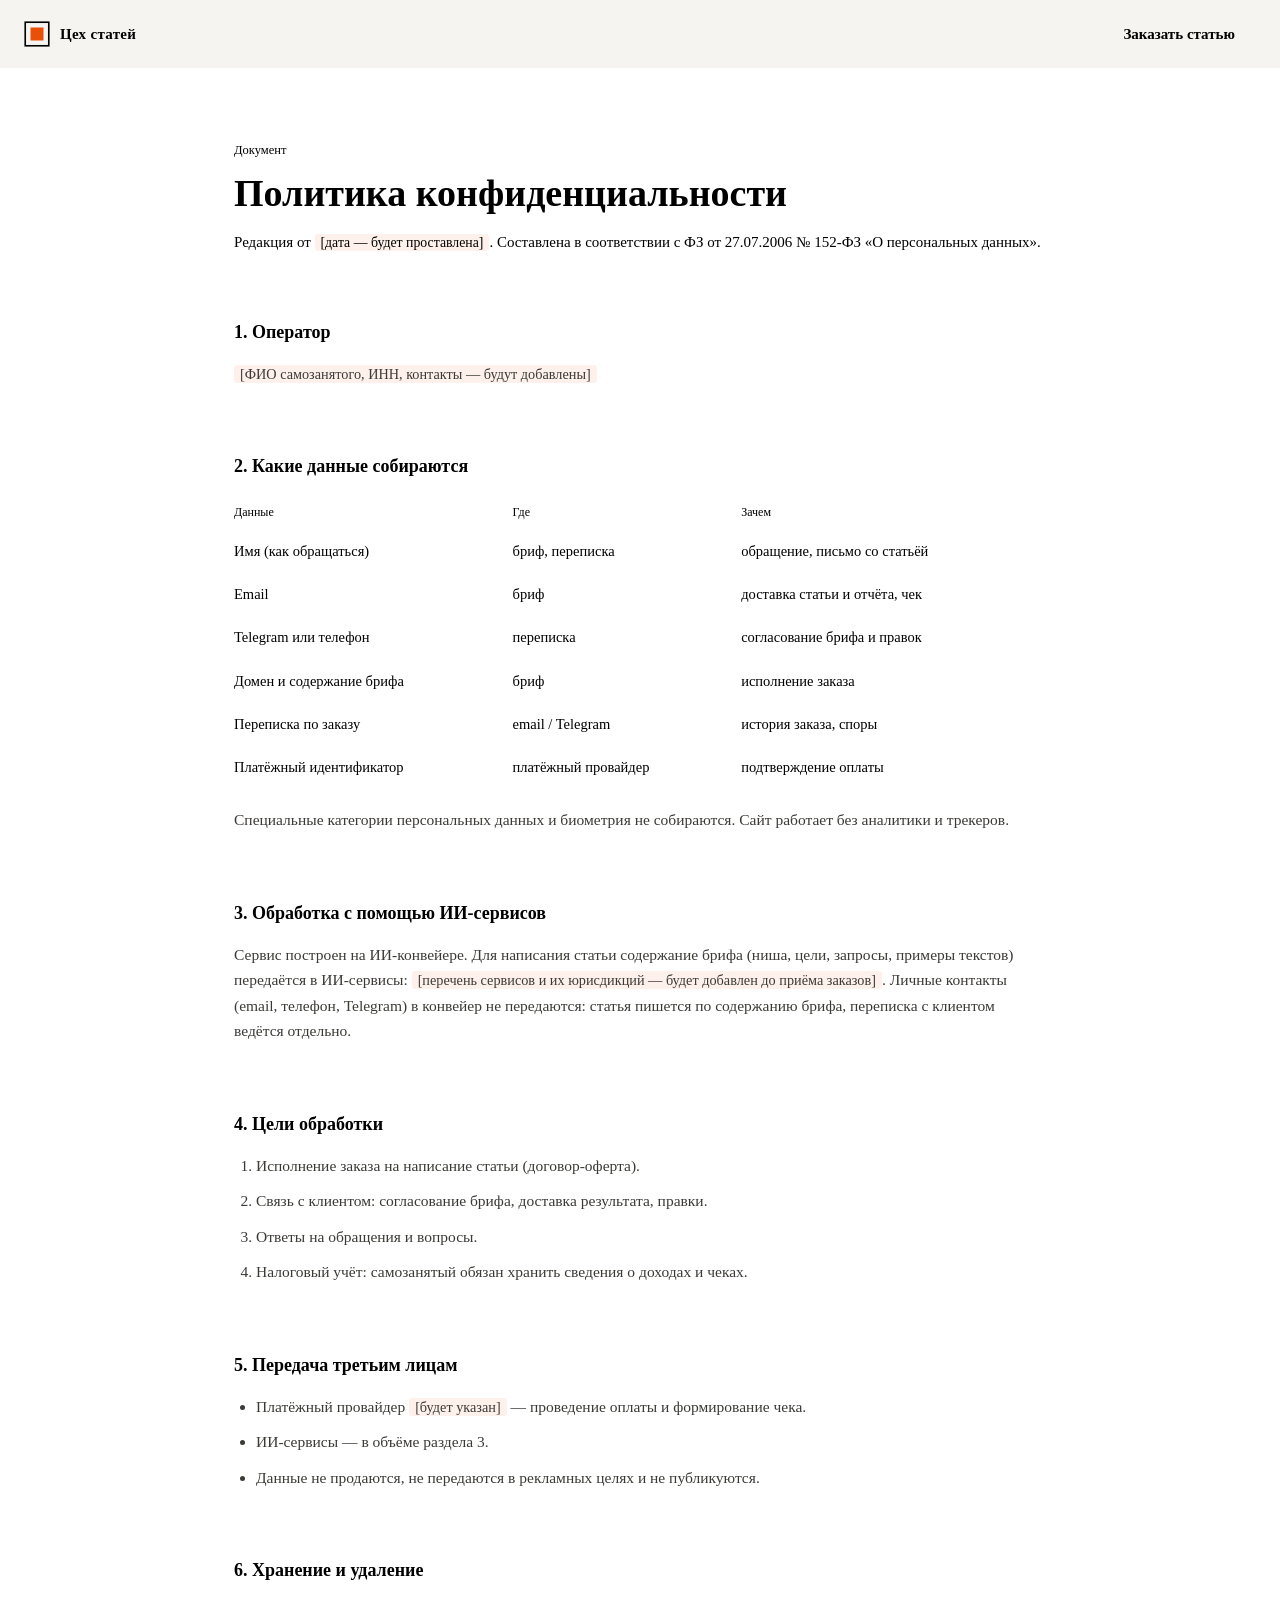
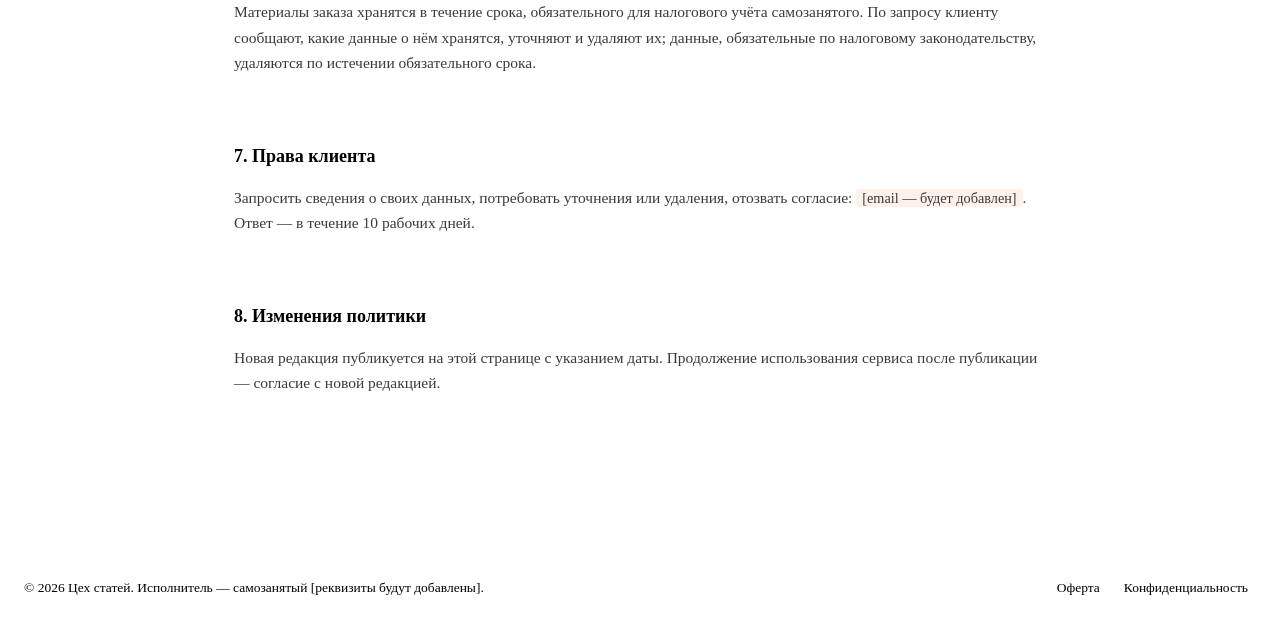
<file: privacy.html>
<!DOCTYPE html>
<html lang="ru">
<head>
<meta charset="UTF-8">
<meta name="viewport" content="width=device-width, initial-scale=1.0">
<title>Конфиденциальность — Цех статей</title>
<meta name="description" content="Политика конфиденциальности сервиса «Цех статей»: какие данные собираются, зачем, как хранятся и удаляются.">
<meta name="robots" content="noindex, follow">
<link rel="canonical" href="https://vasylian.com/ceh-statey/privacy.html">
<meta name="theme-color" content="#F5F4EF">
<link rel="icon" type="image/svg+xml" href="favicon.svg">
<link rel="stylesheet" href="styles.css">
</head>
<body>
<a class="skip" href="#main">К содержанию</a>

<header class="header" id="top">
  <div class="container header__row">
    <a class="logo" href="index.html" aria-label="Цех статей — на главную">
      <svg class="logo__mark" viewBox="0 0 32 32" aria-hidden="true"><rect x="1.5" y="1.5" width="29" height="29" fill="none" stroke="currentColor" stroke-width="2"/><rect x="8" y="8" width="16" height="16" fill="#E8500A"/></svg>
      <span class="logo__word">Цех&nbsp;статей</span>
    </a>
    <a class="btn btn--primary btn--sm header__cta" href="index.html#order">Заказать статью</a>
  </div>
</header>

<main class="legal" id="main" tabindex="-1">
  <div class="container container--narrow">
    <p class="legal__eyebrow">Документ</p>
    <h1 class="legal__title">Политика конфиденциальности</h1>
    <p class="legal__notice">Редакция от <span class="todo">[дата — будет проставлена]</span>. Составлена в соответствии с ФЗ от 27.07.2006 № 152-ФЗ «О персональных данных».</p>

    <section class="legal__block">
      <h2>1. Оператор</h2>
      <p><span class="todo">[ФИО самозанятого, ИНН, контакты — будут добавлены]</span></p>
    </section>

    <section class="legal__block">
      <h2>2. Какие данные собираются</h2>
      <table class="legal__table">
        <thead><tr><th>Данные</th><th>Где</th><th>Зачем</th></tr></thead>
        <tbody>
          <tr><td>Имя (как обращаться)</td><td>бриф, переписка</td><td>обращение, письмо со статьёй</td></tr>
          <tr><td>Email</td><td>бриф</td><td>доставка статьи и отчёта, чек</td></tr>
          <tr><td>Telegram или телефон</td><td>переписка</td><td>согласование брифа и правок</td></tr>
          <tr><td>Домен и содержание брифа</td><td>бриф</td><td>исполнение заказа</td></tr>
          <tr><td>Переписка по заказу</td><td>email / Telegram</td><td>история заказа, споры</td></tr>
          <tr><td>Платёжный идентификатор</td><td>платёжный провайдер</td><td>подтверждение оплаты</td></tr>
        </tbody>
      </table>
      <p>Специальные категории персональных данных и биометрия не собираются. Сайт работает без аналитики и трекеров.</p>
    </section>

    <section class="legal__block">
      <h2>3. Обработка с помощью ИИ-сервисов</h2>
      <p>Сервис построен на ИИ-конвейере. Для написания статьи содержание брифа (ниша, цели, запросы, примеры текстов) передаётся в ИИ-сервисы: <span class="todo">[перечень сервисов и их юрисдикций — будет добавлен до приёма заказов]</span>. Личные контакты (email, телефон, Telegram) в конвейер не передаются: статья пишется по содержанию брифа, переписка с клиентом ведётся отдельно.</p>
    </section>

    <section class="legal__block">
      <h2>4. Цели обработки</h2>
      <ol>
        <li>Исполнение заказа на написание статьи (договор-оферта).</li>
        <li>Связь с клиентом: согласование брифа, доставка результата, правки.</li>
        <li>Ответы на обращения и вопросы.</li>
        <li>Налоговый учёт: самозанятый обязан хранить сведения о доходах и чеках.</li>
      </ol>
    </section>

    <section class="legal__block">
      <h2>5. Передача третьим лицам</h2>
      <ul>
        <li>Платёжный провайдер <span class="todo">[будет указан]</span> — проведение оплаты и формирование чека.</li>
        <li>ИИ-сервисы — в объёме раздела 3.</li>
        <li>Данные не продаются, не передаются в рекламных целях и не публикуются.</li>
      </ul>
    </section>

    <section class="legal__block">
      <h2>6. Хранение и удаление</h2>
      <p>Материалы заказа хранятся в течение срока, обязательного для налогового учёта самозанятого. По запросу клиенту сообщают, какие данные о нём хранятся, уточняют и удаляют их; данные, обязательные по налоговому законодательству, удаляются по истечении обязательного срока.</p>
    </section>

    <section class="legal__block">
      <h2>7. Права клиента</h2>
      <p>Запросить сведения о своих данных, потребовать уточнения или удаления, отозвать согласие: <span class="todo">[email — будет добавлен]</span>. Ответ — в течение 10 рабочих дней.</p>
    </section>

    <section class="legal__block">
      <h2>8. Изменения политики</h2>
      <p>Новая редакция публикуется на этой странице с указанием даты. Продолжение использования сервиса после публикации — согласие с новой редакцией.</p>
    </section>
  </div>
</main>

<footer class="footer">
  <div class="container footer__row">
    <p class="footer__copy">© 2026 Цех статей. Исполнитель — самозанятый [реквизиты будут добавлены].</p>
    <nav class="footer__nav" aria-label="Документы">
      <a href="offer.html">Оферта</a>
      <a href="privacy.html">Конфиденциальность</a>
    </nav>
  </div>
</footer>

<script src="main.js" defer></script>
</body>
</html>
</file>
<file: styles.css>
/* ═══════════════════════════════════════════════════════════
   ЦЕХ СТАТЕЙ — производственная документация
   paper #F5F4EF · ink #191917 · accent #E8500A · graphite #17181B
   Шрифты самохостятся в fonts/ (Unbounded, Golos Text, JetBrains Mono — SIL OFL)
   ═══════════════════════════════════════════════════════════ */

/* ── Локальные шрифты ── */
@font-face {
  font-family: 'Golos Text';
  font-style: normal;
  font-weight: 400;
  font-display: swap;
  src: url('fonts/GolosText-400-cyrillic-ext.woff2') format('woff2');
  unicode-range: U+0460-052F, U+1C80-1C8A, U+20B4, U+2DE0-2DFF, U+A640-A69F, U+FE2E-FE2F;
}
@font-face {
  font-family: 'Golos Text';
  font-style: normal;
  font-weight: 400;
  font-display: swap;
  src: url('fonts/GolosText-400-cyrillic.woff2') format('woff2');
  unicode-range: U+0301, U+0400-045F, U+0490-0491, U+04B0-04B1, U+2116;
}
@font-face {
  font-family: 'Golos Text';
  font-style: normal;
  font-weight: 400;
  font-display: swap;
  src: url('fonts/GolosText-400-latin-ext.woff2') format('woff2');
  unicode-range: U+0100-02BA, U+02BD-02C5, U+02C7-02CC, U+02CE-02D7, U+02DD-02FF, U+0304, U+0308, U+0329, U+1D00-1DBF, U+1E00-1E9F, U+1EF2-1EFF, U+2020, U+20A0-20AB, U+20AD-20C0, U+2113, U+2C60-2C7F, U+A720-A7FF;
}
@font-face {
  font-family: 'Golos Text';
  font-style: normal;
  font-weight: 400;
  font-display: swap;
  src: url('fonts/GolosText-400-latin.woff2') format('woff2');
  unicode-range: U+0000-00FF, U+0131, U+0152-0153, U+02BB-02BC, U+02C6, U+02DA, U+02DC, U+0304, U+0308, U+0329, U+2000-206F, U+20AC, U+2122, U+2191, U+2193, U+2212, U+2215, U+FEFF, U+FFFD;
}
@font-face {
  font-family: 'Golos Text';
  font-style: normal;
  font-weight: 500;
  font-display: swap;
  src: url('fonts/GolosText-500-cyrillic-ext.woff2') format('woff2');
  unicode-range: U+0460-052F, U+1C80-1C8A, U+20B4, U+2DE0-2DFF, U+A640-A69F, U+FE2E-FE2F;
}
@font-face {
  font-family: 'Golos Text';
  font-style: normal;
  font-weight: 500;
  font-display: swap;
  src: url('fonts/GolosText-500-cyrillic.woff2') format('woff2');
  unicode-range: U+0301, U+0400-045F, U+0490-0491, U+04B0-04B1, U+2116;
}
@font-face {
  font-family: 'Golos Text';
  font-style: normal;
  font-weight: 500;
  font-display: swap;
  src: url('fonts/GolosText-500-latin-ext.woff2') format('woff2');
  unicode-range: U+0100-02BA, U+02BD-02C5, U+02C7-02CC, U+02CE-02D7, U+02DD-02FF, U+0304, U+0308, U+0329, U+1D00-1DBF, U+1E00-1E9F, U+1EF2-1EFF, U+2020, U+20A0-20AB, U+20AD-20C0, U+2113, U+2C60-2C7F, U+A720-A7FF;
}
@font-face {
  font-family: 'Golos Text';
  font-style: normal;
  font-weight: 500;
  font-display: swap;
  src: url('fonts/GolosText-500-latin.woff2') format('woff2');
  unicode-range: U+0000-00FF, U+0131, U+0152-0153, U+02BB-02BC, U+02C6, U+02DA, U+02DC, U+0304, U+0308, U+0329, U+2000-206F, U+20AC, U+2122, U+2191, U+2193, U+2212, U+2215, U+FEFF, U+FFFD;
}
@font-face {
  font-family: 'Golos Text';
  font-style: normal;
  font-weight: 600;
  font-display: swap;
  src: url('fonts/GolosText-600-cyrillic-ext.woff2') format('woff2');
  unicode-range: U+0460-052F, U+1C80-1C8A, U+20B4, U+2DE0-2DFF, U+A640-A69F, U+FE2E-FE2F;
}
@font-face {
  font-family: 'Golos Text';
  font-style: normal;
  font-weight: 600;
  font-display: swap;
  src: url('fonts/GolosText-600-cyrillic.woff2') format('woff2');
  unicode-range: U+0301, U+0400-045F, U+0490-0491, U+04B0-04B1, U+2116;
}
@font-face {
  font-family: 'Golos Text';
  font-style: normal;
  font-weight: 600;
  font-display: swap;
  src: url('fonts/GolosText-600-latin-ext.woff2') format('woff2');
  unicode-range: U+0100-02BA, U+02BD-02C5, U+02C7-02CC, U+02CE-02D7, U+02DD-02FF, U+0304, U+0308, U+0329, U+1D00-1DBF, U+1E00-1E9F, U+1EF2-1EFF, U+2020, U+20A0-20AB, U+20AD-20C0, U+2113, U+2C60-2C7F, U+A720-A7FF;
}
@font-face {
  font-family: 'Golos Text';
  font-style: normal;
  font-weight: 600;
  font-display: swap;
  src: url('fonts/GolosText-600-latin.woff2') format('woff2');
  unicode-range: U+0000-00FF, U+0131, U+0152-0153, U+02BB-02BC, U+02C6, U+02DA, U+02DC, U+0304, U+0308, U+0329, U+2000-206F, U+20AC, U+2122, U+2191, U+2193, U+2212, U+2215, U+FEFF, U+FFFD;
}
@font-face {
  font-family: 'JetBrains Mono';
  font-style: normal;
  font-weight: 400;
  font-display: swap;
  src: url('fonts/JetBrainsMono-400-cyrillic-ext.woff2') format('woff2');
  unicode-range: U+0460-052F, U+1C80-1C8A, U+20B4, U+2DE0-2DFF, U+A640-A69F, U+FE2E-FE2F;
}
@font-face {
  font-family: 'JetBrains Mono';
  font-style: normal;
  font-weight: 400;
  font-display: swap;
  src: url('fonts/JetBrainsMono-400-cyrillic.woff2') format('woff2');
  unicode-range: U+0301, U+0400-045F, U+0490-0491, U+04B0-04B1, U+2116;
}
@font-face {
  font-family: 'JetBrains Mono';
  font-style: normal;
  font-weight: 400;
  font-display: swap;
  src: url('fonts/JetBrainsMono-400-latin-ext.woff2') format('woff2');
  unicode-range: U+0100-02BA, U+02BD-02C5, U+02C7-02CC, U+02CE-02D7, U+02DD-02FF, U+0304, U+0308, U+0329, U+1D00-1DBF, U+1E00-1E9F, U+1EF2-1EFF, U+2020, U+20A0-20AB, U+20AD-20C0, U+2113, U+2C60-2C7F, U+A720-A7FF;
}
@font-face {
  font-family: 'JetBrains Mono';
  font-style: normal;
  font-weight: 400;
  font-display: swap;
  src: url('fonts/JetBrainsMono-400-latin.woff2') format('woff2');
  unicode-range: U+0000-00FF, U+0131, U+0152-0153, U+02BB-02BC, U+02C6, U+02DA, U+02DC, U+0304, U+0308, U+0329, U+2000-206F, U+20AC, U+2122, U+2191, U+2193, U+2212, U+2215, U+FEFF, U+FFFD;
}
@font-face {
  font-family: 'JetBrains Mono';
  font-style: normal;
  font-weight: 500;
  font-display: swap;
  src: url('fonts/JetBrainsMono-500-cyrillic-ext.woff2') format('woff2');
  unicode-range: U+0460-052F, U+1C80-1C8A, U+20B4, U+2DE0-2DFF, U+A640-A69F, U+FE2E-FE2F;
}
@font-face {
  font-family: 'JetBrains Mono';
  font-style: normal;
  font-weight: 500;
  font-display: swap;
  src: url('fonts/JetBrainsMono-500-cyrillic.woff2') format('woff2');
  unicode-range: U+0301, U+0400-045F, U+0490-0491, U+04B0-04B1, U+2116;
}
@font-face {
  font-family: 'JetBrains Mono';
  font-style: normal;
  font-weight: 500;
  font-display: swap;
  src: url('fonts/JetBrainsMono-500-latin-ext.woff2') format('woff2');
  unicode-range: U+0100-02BA, U+02BD-02C5, U+02C7-02CC, U+02CE-02D7, U+02DD-02FF, U+0304, U+0308, U+0329, U+1D00-1DBF, U+1E00-1E9F, U+1EF2-1EFF, U+2020, U+20A0-20AB, U+20AD-20C0, U+2113, U+2C60-2C7F, U+A720-A7FF;
}
@font-face {
  font-family: 'JetBrains Mono';
  font-style: normal;
  font-weight: 500;
  font-display: swap;
  src: url('fonts/JetBrainsMono-500-latin.woff2') format('woff2');
  unicode-range: U+0000-00FF, U+0131, U+0152-0153, U+02BB-02BC, U+02C6, U+02DA, U+02DC, U+0304, U+0308, U+0329, U+2000-206F, U+20AC, U+2122, U+2191, U+2193, U+2212, U+2215, U+FEFF, U+FFFD;
}
@font-face {
  font-family: 'Unbounded';
  font-style: normal;
  font-weight: 700;
  font-display: swap;
  src: url('fonts/Unbounded-700-cyrillic-ext.woff2') format('woff2');
  unicode-range: U+0460-052F, U+1C80-1C8A, U+20B4, U+2DE0-2DFF, U+A640-A69F, U+FE2E-FE2F;
}
@font-face {
  font-family: 'Unbounded';
  font-style: normal;
  font-weight: 700;
  font-display: swap;
  src: url('fonts/Unbounded-700-cyrillic.woff2') format('woff2');
  unicode-range: U+0301, U+0400-045F, U+0490-0491, U+04B0-04B1, U+2116;
}
@font-face {
  font-family: 'Unbounded';
  font-style: normal;
  font-weight: 700;
  font-display: swap;
  src: url('fonts/Unbounded-700-latin-ext.woff2') format('woff2');
  unicode-range: U+0100-02BA, U+02BD-02C5, U+02C7-02CC, U+02CE-02D7, U+02DD-02FF, U+0304, U+0308, U+0329, U+1D00-1DBF, U+1E00-1E9F, U+1EF2-1EFF, U+2020, U+20A0-20AB, U+20AD-20C0, U+2113, U+2C60-2C7F, U+A720-A7FF;
}
@font-face {
  font-family: 'Unbounded';
  font-style: normal;
  font-weight: 700;
  font-display: swap;
  src: url('fonts/Unbounded-700-latin.woff2') format('woff2');
  unicode-range: U+0000-00FF, U+0131, U+0152-0153, U+02BB-02BC, U+02C6, U+02DA, U+02DC, U+0304, U+0308, U+0329, U+2000-206F, U+20AC, U+2122, U+2191, U+2193, U+2212, U+2215, U+FEFF, U+FFFD;
}
@font-face {
  font-family: 'Unbounded';
  font-style: normal;
  font-weight: 800;
  font-display: swap;
  src: url('fonts/Unbounded-800-cyrillic-ext.woff2') format('woff2');
  unicode-range: U+0460-052F, U+1C80-1C8A, U+20B4, U+2DE0-2DFF, U+A640-A69F, U+FE2E-FE2F;
}
@font-face {
  font-family: 'Unbounded';
  font-style: normal;
  font-weight: 800;
  font-display: swap;
  src: url('fonts/Unbounded-800-cyrillic.woff2') format('woff2');
  unicode-range: U+0301, U+0400-045F, U+0490-0491, U+04B0-04B1, U+2116;
}
@font-face {
  font-family: 'Unbounded';
  font-style: normal;
  font-weight: 800;
  font-display: swap;
  src: url('fonts/Unbounded-800-latin-ext.woff2') format('woff2');
  unicode-range: U+0100-02BA, U+02BD-02C5, U+02C7-02CC, U+02CE-02D7, U+02DD-02FF, U+0304, U+0308, U+0329, U+1D00-1DBF, U+1E00-1E9F, U+1EF2-1EFF, U+2020, U+20A0-20AB, U+20AD-20C0, U+2113, U+2C60-2C7F, U+A720-A7FF;
}
@font-face {
  font-family: 'Unbounded';
  font-style: normal;
  font-weight: 800;
  font-display: swap;
  src: url('fonts/Unbounded-800-latin.woff2') format('woff2');
  unicode-range: U+0000-00FF, U+0131, U+0152-0153, U+02BB-02BC, U+02C6, U+02DA, U+02DC, U+0304, U+0308, U+0329, U+2000-206F, U+20AC, U+2122, U+2191, U+2193, U+2212, U+2215, U+FEFF, U+FFFD;
}

   ЦЕХ СТАТЕЙ — производственная документация
   paper #F5F4EF · ink #191917 · accent #E8500A · graphite #17181B
   ═══════════════════════════════════════════════════════════ */

:root {
  --paper: #F5F4EF;
  --paper-2: #EEEDE6;
  --ink: #191917;
  --accent: #E8500A;
  --accent-deep: #B33E04;   /* мелкий текст на светлом: 5.3:1 */
  --accent-bright: #FF6B1A; /* мелкий текст на тёмном: 5.7:1 */
  --accent-ink: #191917;
  --graphite: #17181B;
  --graphite-2: #1F2025;
  --muted: #6A675F;
  --muted-inv: #A5A49C;
  --line: #DAD7CE;
  --line-inv: #33353B;
  --white: #FFFFFF;
  --font-display: "Unbounded", "Arial Black", sans-serif;
  --font-body: "Golos Text", "Segoe UI", sans-serif;
  --font-mono: "JetBrains Mono", "Consolas", monospace;
  --radius: 4px;
  --ease: cubic-bezier(0.32, 0.72, 0, 1);
  --container: 1200px;
}

* { margin: 0; padding: 0; box-sizing: border-box; }

html { scroll-behavior: smooth; }

@media (prefers-reduced-motion: reduce) {
  html { scroll-behavior: auto; }
  *, *::before, *::after { animation: none !important; transition: none !important; }
}

body {
  font-family: var(--font-body);
  font-size: 17px;
  line-height: 1.6;
  color: var(--ink);
  background: var(--paper);
  -webkit-font-smoothing: antialiased;
}

.container { max-width: var(--container); margin: 0 auto; padding: 0 24px; }
.container--narrow { max-width: 860px; }

.section { padding: 104px 0; }
.section--tint { background: var(--paper-2); }
.section--dark { background: var(--graphite); color: var(--white); }

.h2 {
  font-family: var(--font-display);
  font-weight: 700;
  font-size: clamp(26px, 4vw, 40px);
  line-height: 1.15;
  letter-spacing: -0.01em;
  max-width: 720px;
  margin-bottom: 20px;
}
.h2--inverse { color: var(--white); }

.section__lead {
  font-size: 19px;
  color: var(--muted);
  max-width: 640px;
  margin-bottom: 56px;
}
.section__lead--inverse { color: var(--muted-inv); }

/* ── Skip-link ────────────────────────────────────────── */
.skip {
  position: absolute;
  left: 16px;
  top: -48px;
  z-index: 100;
  background: var(--ink);
  color: var(--paper);
  font-weight: 600;
  font-size: 15px;
  text-decoration: none;
  padding: 12px 20px;
  border-radius: var(--radius);
  transition: top 0.3s var(--ease);
}
.skip:focus { top: 12px; }

/* ── Focus ─────────────────────────────────────────────── */
a:focus-visible, summary:focus-visible, .btn:focus-visible {
  outline: 3px solid var(--accent);
  outline-offset: 2px;
  border-radius: 2px;
}

/* ═══════════════ BUTTONS ═══════════════ */
.btn {
  display: inline-flex;
  align-items: center;
  justify-content: center;
  gap: 10px;
  font-family: var(--font-body);
  font-weight: 600;
  font-size: 16px;
  line-height: 1.2;
  text-decoration: none;
  border-radius: var(--radius);
  padding: 16px 28px;
  border: 1.5px solid transparent;
  transition: transform 0.5s var(--ease), background-color 0.3s var(--ease),
              border-color 0.3s var(--ease), color 0.3s var(--ease);
}
.btn:active { transform: scale(0.98); }

.btn--primary {
  background: var(--accent);
  color: var(--accent-ink);
}
.btn--primary:hover { background: #F05A10; transform: translateY(-1px); }

.btn--ghost {
  background: transparent;
  color: var(--ink);
  border-color: var(--ink);
}
.btn--ghost:hover { background: var(--ink); color: var(--paper); transform: translateY(-1px); }
/* Защита дизайн-системы: ghost-кнопка в тёмной секции (если появится) */
.section--dark .btn--ghost { color: var(--white); border-color: var(--white); }
.section--dark .btn--ghost:hover { background: var(--white); color: var(--graphite); }

.btn--sm { padding: 12px 20px; font-size: 15px; }
.btn--block { width: 100%; }

/* ═══════════════ HEADER ═══════════════ */
.header {
  position: sticky;
  top: 0;
  z-index: 50;
  background: rgba(245, 244, 239, 0.92);
  backdrop-filter: blur(8px);
  border-bottom: 1px solid var(--line);
  transition: box-shadow 0.4s var(--ease);
}
.header.is-scrolled { box-shadow: 0 1px 0 var(--ink); }

.header__row {
  display: flex;
  align-items: center;
  justify-content: space-between;
  gap: 24px;
  height: 68px;
}

.logo {
  display: inline-flex;
  align-items: center;
  gap: 10px;
  text-decoration: none;
  color: var(--ink);
}
.logo__mark { width: 26px; height: 26px; }
.logo__word {
  font-family: var(--font-display);
  font-weight: 700;
  font-size: 15px;
  letter-spacing: 0.02em;
  white-space: nowrap;
}

.nav { display: flex; gap: 28px; }
.nav a {
  font-size: 15px;
  font-weight: 500;
  color: var(--ink);
  text-decoration: none;
  border-bottom: 1px solid transparent;
  transition: border-color 0.3s var(--ease);
}
.nav a:hover { border-color: var(--accent); }

/* ═══════════════ HERO ═══════════════ */
.hero { padding: 88px 0 96px; overflow: hidden; }

.hero__grid {
  display: grid;
  grid-template-columns: minmax(0, 7fr) minmax(0, 5fr);
  gap: 64px;
  align-items: center;
}

.hero__title {
  font-family: var(--font-display);
  font-weight: 800;
  font-size: clamp(30px, 4.6vw, 54px);
  line-height: 1.12;
  letter-spacing: -0.015em;
  margin-bottom: 24px;
}

.hero__sub {
  font-size: 19px;
  line-height: 1.65;
  color: var(--muted);
  max-width: 540px;
  margin-bottom: 36px;
}

.hero__actions { display: flex; flex-wrap: wrap; gap: 14px; margin-bottom: 18px; }

.hero__trust {
  font-size: 14.5px;
  color: var(--muted);
  max-width: 480px;
  padding-left: 22px;
  border-left: 2px solid var(--accent);
}

/* ── Маршрутная карта ── */
.doc {
  position: relative;
  background: var(--paper);
  border: 1px solid var(--ink);
  border-radius: 6px;
  box-shadow: 6px 6px 0 rgba(25, 25, 23, 0.14);
}

.doc__head {
  display: flex;
  justify-content: space-between;
  align-items: baseline;
  gap: 12px;
  padding: 14px 20px;
  border-bottom: 1px dashed var(--ink);
}
.doc__code { font-family: var(--font-mono); font-size: 12.5px; color: var(--accent-deep); }
.doc__title {
  font-family: var(--font-display);
  font-weight: 700;
  font-size: 13px;
  text-transform: uppercase;
  letter-spacing: 0.08em;
}

.doc__phases { list-style: none; }
.doc__phase { padding: 14px 20px; border-bottom: 1px solid var(--line); }
.doc__phase:last-child { border-bottom: none; }

.doc__phase-head {
  display: flex;
  align-items: baseline;
  gap: 12px;
  margin-bottom: 4px;
}
.doc__num { font-family: var(--font-mono); font-size: 12px; color: var(--accent-deep); }
.doc__name { font-family: var(--font-display); font-weight: 700; font-size: 15px; }
.doc__list { font-size: 13.5px; line-height: 1.55; color: var(--muted); }

.doc__foot {
  display: flex;
  justify-content: space-between;
  align-items: center;
  gap: 12px;
  padding: 12px 20px;
  border-top: 1px dashed var(--ink);
  background: var(--paper-2);
  border-radius: 0 0 5px 5px;
}
.doc__gates { font-family: var(--font-mono); font-size: 12px; color: var(--muted); }
.doc__stamp {
  font-family: var(--font-mono);
  font-size: 12px;
  font-weight: 500;
  color: var(--accent-deep);
  border: 1.5px solid var(--accent-deep);
  border-radius: 3px;
  padding: 3px 8px;
}

.stamp {
  position: absolute;
  right: -18px;
  bottom: 52px;
  transform: rotate(-7deg);
  font-family: var(--font-mono);
  font-size: 12.5px;
  font-weight: 500;
  line-height: 1.4;
  text-transform: uppercase;
  text-align: center;
  color: var(--accent-deep);
  border: 2px solid var(--accent-deep);
  border-radius: 4px;
  padding: 8px 14px;
  background: rgba(245, 244, 239, 0.85);
  pointer-events: none;
}

/* ═══════════════ STATS ═══════════════ */
.stats { border-top: 1px solid var(--ink); border-bottom: 1px solid var(--ink); background: var(--paper); }

.stats__row {
  display: grid;
  grid-template-columns: repeat(4, 1fr);
}

.stat {
  padding: 30px 24px;
  border-left: 1px solid var(--line);
}
.stat:first-child { border-left: none; padding-left: 0; }

.stat__n {
  display: block;
  font-family: var(--font-display);
  font-weight: 800;
  font-size: clamp(30px, 3.4vw, 44px);
  line-height: 1;
  margin-bottom: 8px;
}
.stat__l { font-family: var(--font-mono); font-size: 13px; color: var(--muted); }

/* ═══════════════ PROBLEM ═══════════════ */
.problem__grid {
  display: grid;
  grid-template-columns: 1fr 1fr;
  gap: 0;
  border-top: 1px solid var(--ink);
  border-left: 1px solid var(--ink);
}

.pain {
  padding: 32px;
  border-right: 1px solid var(--ink);
  border-bottom: 1px solid var(--ink);
  background: var(--paper);
  transition: background-color 0.4s var(--ease);
}
.pain:hover { background: var(--white); }

.pain__tag {
  display: inline-block;
  font-family: var(--font-mono);
  font-size: 11.5px;
  color: var(--accent-deep);
  border: 1px solid var(--accent-deep);
  border-radius: 3px;
  padding: 2px 8px;
  margin-bottom: 16px;
}

.pain__title {
  font-family: var(--font-display);
  font-weight: 700;
  font-size: 17.5px;
  line-height: 1.35;
  margin-bottom: 10px;
}
.pain__text { font-size: 15.5px; color: var(--muted); }

/* ═══════════════ PROCESS ═══════════════ */
.phases {
  list-style: none;
  display: grid;
  grid-template-columns: repeat(4, 1fr);
  gap: 1px;
  background: var(--ink);
  border: 1px solid var(--ink);
}

.phase { background: var(--paper-2); padding: 28px 24px 32px; }

.phase__num {
  display: block;
  font-family: var(--font-mono);
  font-size: 12px;
  color: var(--accent-deep);
  margin-bottom: 14px;
  padding-bottom: 14px;
  border-bottom: 1px dashed var(--line);
}
.phase__title {
  font-family: var(--font-display);
  font-weight: 700;
  font-size: 19px;
  margin-bottom: 10px;
}
.phase__text { font-size: 15px; line-height: 1.6; color: var(--muted); }

/* ═══════════════ QUALITY (dark) ═══════════════ */
.qa { list-style: none; border-top: 1px solid var(--line-inv); }

.qa__row {
  display: grid;
  grid-template-columns: 96px 1fr;
  gap: 24px;
  padding: 22px 0;
  border-bottom: 1px solid var(--line-inv);
}

.qa__code {
  font-family: var(--font-mono);
  font-size: 13px;
  font-weight: 500;
  color: var(--accent-bright);
  padding-top: 3px;
}

.qa__title {
  font-family: var(--font-display);
  font-weight: 700;
  font-size: 17px;
  margin-bottom: 4px;
  color: var(--white);
}
.qa__text { font-size: 15.5px; color: var(--muted-inv); max-width: 640px; }

.qa__note {
  margin-top: 32px;
  font-family: var(--font-mono);
  font-size: 13.5px;
  color: var(--muted-inv);
  padding-left: 22px;
  border-left: 2px solid var(--accent);
  max-width: 560px;
}

/* ═══════════════ DELIVERABLES ═══════════════ */
.deliv__grid {
  display: grid;
  grid-template-columns: repeat(3, 1fr);
  gap: 40px 32px;
}

.deliv { padding-top: 20px; border-top: 2px solid var(--ink); }

.deliv__icon { width: 26px; height: 26px; margin-bottom: 14px; color: var(--accent); }

.deliv__title {
  font-family: var(--font-display);
  font-weight: 700;
  font-size: 16.5px;
  line-height: 1.35;
  margin-bottom: 8px;
}
.deliv__text { font-size: 15px; color: var(--muted); }

/* ═══════════════ PRICING ═══════════════ */
.pricing__grid {
  display: grid;
  grid-template-columns: repeat(3, 1fr);
  gap: 24px;
  align-items: stretch;
  margin-bottom: 24px;
}

.plan {
  position: relative;
  display: flex;
  flex-direction: column;
  background: var(--paper);
  border: 1px solid var(--ink);
  border-radius: 6px;
  padding: 32px 28px;
}

.plan--hit {
  border: 2px solid var(--ink);
  box-shadow: 6px 6px 0 var(--accent);
}

.plan__badge {
  position: absolute;
  top: -13px;
  left: 24px;
  font-family: var(--font-mono);
  font-size: 11.5px;
  color: var(--paper);
  background: var(--accent-deep);
  border-radius: 3px;
  padding: 3px 10px;
}

.plan__name {
  font-family: var(--font-mono);
  font-size: 13px;
  color: var(--muted);
  margin-bottom: 14px;
}

.plan__price {
  font-family: var(--font-display);
  font-weight: 800;
  font-size: 30px;
  line-height: 1.1;
  margin-bottom: 6px;
}
.plan__unit { font-family: var(--font-mono); font-size: 13px; font-weight: 400; color: var(--muted); margin-left: 6px; }

.plan__for { font-size: 15px; color: var(--muted); margin-bottom: 22px; }

.plan__list {
  list-style: none;
  margin-bottom: 28px;
  display: grid;
  gap: 10px;
}
.plan__list li {
  position: relative;
  padding-left: 24px;
  font-size: 15px;
}
.plan__list li::before {
  content: "";
  position: absolute;
  left: 0;
  top: 7px;
  width: 12px;
  height: 7px;
  border-left: 2px solid var(--accent);
  border-bottom: 2px solid var(--accent);
  transform: rotate(-45deg);
}

.plan .btn { margin-top: auto; }

.plan__custom {
  display: flex;
  align-items: center;
  justify-content: space-between;
  gap: 32px;
  border: 1px dashed var(--ink);
  border-radius: 6px;
  padding: 28px 32px;
}
.plan__custom-title {
  font-family: var(--font-display);
  font-weight: 700;
  font-size: 18px;
  margin-bottom: 6px;
}
.plan__custom-text p { font-size: 15px; color: var(--muted); max-width: 620px; }

/* ═══════════════ FAQ ═══════════════ */
.faq { border-top: 1px solid var(--ink); }

.faq__item { border-bottom: 1px solid var(--line); }

.faq__item summary {
  list-style: none;
  cursor: pointer;
  display: flex;
  justify-content: space-between;
  align-items: center;
  gap: 20px;
  padding: 22px 0;
  font-family: var(--font-display);
  font-weight: 700;
  font-size: 16.5px;
  line-height: 1.4;
  transition: color 0.3s var(--ease);
}
.faq__item summary::-webkit-details-marker { display: none; }
.faq__item summary:hover { color: var(--accent-deep); }

.faq__icon {
  flex: none;
  position: relative;
  width: 16px;
  height: 16px;
}
.faq__icon::before, .faq__icon::after {
  content: "";
  position: absolute;
  background: var(--accent);
  transition: transform 0.4s var(--ease);
}
.faq__icon::before { left: 0; top: 7px; width: 16px; height: 2px; }
.faq__icon::after { left: 7px; top: 0; width: 2px; height: 16px; }
.faq__item[open] .faq__icon::after { transform: rotate(90deg) scaleY(0); }

.faq__a { padding: 0 36px 24px 0; }
.faq__a p { font-size: 16px; color: var(--muted); max-width: 680px; }

/* ═══════════════ ORDER ═══════════════ */
.order__grid {
  display: grid;
  grid-template-columns: minmax(0, 6fr) minmax(0, 5fr);
  gap: 64px;
  align-items: start;
}

.order__sub { font-size: 17px; color: var(--muted-inv); margin-bottom: 36px; }

.order__steps { list-style: none; display: grid; gap: 18px; }
.order__steps li {
  display: grid;
  grid-template-columns: 84px 1fr;
  gap: 16px;
  align-items: baseline;
  font-size: 16px;
  color: var(--white);
}
.order__step-n { font-family: var(--font-mono); font-size: 12.5px; color: var(--accent-bright); }

.order__card {
  background: var(--graphite-2);
  border: 1px solid var(--line-inv);
  border-radius: 6px;
  padding: 32px;
}

.order__card-title {
  font-family: var(--font-display);
  font-weight: 700;
  font-size: 17px;
  margin-bottom: 20px;
}

.order__contact {
  display: flex;
  justify-content: space-between;
  align-items: baseline;
  gap: 16px;
  text-decoration: none;
  padding: 14px 0;
  border-bottom: 1px solid var(--line-inv);
  transition: border-color 0.3s var(--ease);
}
.order__contact:hover { border-color: var(--accent); }
.order__contact:first-of-type { border-top: 1px solid var(--line-inv); }

.order__channel { font-family: var(--font-mono); font-size: 12.5px; color: var(--muted-inv); }
.order__value { font-weight: 600; font-size: 16px; color: var(--white); }

.order__note { font-size: 13.5px; color: var(--muted-inv); margin: 18px 0 22px; }

.order__guarantee {
  border-left: 2px solid var(--accent);
  padding-left: 16px;
  font-size: 14.5px;
  color: var(--white);
}

/* ═══════════════ LEGAL PAGES ═══════════════ */
.legal { padding: 72px 0 104px; }

.legal__eyebrow {
  font-family: var(--font-mono);
  font-size: 12.5px;
  color: var(--accent-deep);
  margin-bottom: 12px;
}

.legal__title {
  font-family: var(--font-display);
  font-weight: 700;
  font-size: clamp(26px, 4vw, 38px);
  line-height: 1.15;
  margin-bottom: 14px;
}

.legal__notice {
  font-size: 15px;
  color: var(--muted);
  padding-bottom: 28px;
  border-bottom: 1px solid var(--ink);
  margin-bottom: 8px;
}

.legal__block { padding: 28px 0; border-bottom: 1px solid var(--line); }
.legal__block:last-child { border-bottom: none; }

.legal__block h2 {
  font-family: var(--font-display);
  font-weight: 700;
  font-size: 18px;
  margin-bottom: 14px;
}

.legal__block p, .legal__block li { font-size: 15.5px; line-height: 1.65; color: #3B3A36; margin-bottom: 10px; }
.legal__block ul, .legal__block ol { padding-left: 22px; }
.legal__block a { color: var(--accent-deep); }

.legal__table {
  width: 100%;
  border-collapse: collapse;
  margin: 14px 0 18px;
  font-size: 14.5px;
}
.legal__table th {
  font-family: var(--font-mono);
  font-size: 12px;
  font-weight: 500;
  text-align: left;
  color: var(--muted);
  padding: 8px 14px 8px 0;
  border-bottom: 1px solid var(--ink);
}
.legal__table td {
  padding: 10px 14px 10px 0;
  border-bottom: 1px solid var(--line);
  vertical-align: top;
}

.todo {
  font-family: var(--font-mono);
  font-size: 0.92em;
  color: var(--accent-deep);
  background: rgba(232, 80, 10, 0.08);
  border-radius: 3px;
  padding: 1px 6px;
}

/* ═══════════════ FOOTER ═══════════════ */
.footer { border-top: 1px solid var(--line); padding: 28px 0; }

.footer__row {
  display: flex;
  justify-content: space-between;
  align-items: center;
  gap: 24px;
  flex-wrap: wrap;
}
.footer__copy { font-size: 13.5px; color: var(--muted); }
.footer__nav { display: flex; gap: 8px; }
.footer__nav a {
  display: inline-flex;
  align-items: center;
  min-height: 44px;
  padding: 0 8px;
}
.footer__nav a { font-size: 13.5px; color: var(--muted); text-decoration: none; }
.footer__nav a:hover { color: var(--accent-deep); }

/* ═══════════════ REVEAL (один момент) ═══════════════ */
/* Скрытие скоупится под .js-ready (inline-скрипт в head):
   без JS техкарта просто видима, без анимации */
.js-ready .doc {
  opacity: 0;
  transform: translateY(24px);
  animation: doc-in 0.9s var(--ease) 0.15s forwards;
}
@keyframes doc-in {
  to { opacity: 1; transform: translateY(0); }
}
@media (prefers-reduced-motion: reduce) {
  .js-ready .doc { animation: none; opacity: 1; transform: none; }
}

/* ═══════════════ RESPONSIVE ═══════════════ */
@media (max-width: 1024px) {
  .hero__grid { grid-template-columns: 1fr; gap: 48px; }
  .hero__card { max-width: 560px; }
  .phases { grid-template-columns: 1fr 1fr; }
  .deliv__grid { grid-template-columns: 1fr 1fr; }
  .pricing__grid { grid-template-columns: 1fr; max-width: 480px; }
  .plan--hit { box-shadow: none; border-width: 2px; }
  .order__grid { grid-template-columns: 1fr; gap: 48px; }
}

@media (max-width: 768px) {
  .nav { display: none; }
  .section { padding: 72px 0; }
  .hero { padding: 36px 0 56px; }
  .hero__title { font-size: clamp(26px, 7.6vw, 32px); }
  .hero__sub { font-size: 15.5px; line-height: 1.55; margin-bottom: 24px; }
  .hero__actions { flex-direction: column; align-items: stretch; margin-bottom: 14px; }
  .hero__actions .btn { width: 100%; }
  .hero__trust { font-size: 13px; }
  .header__row { height: 60px; }
  .stats__row { grid-template-columns: 1fr 1fr; }
  .stat { padding: 22px 16px; border-top: 1px solid var(--line); }
  .stat:nth-child(-n+2) { border-top: none; }
  .stat:nth-child(odd) { border-left: none; padding-left: 0; }
  .problem__grid { grid-template-columns: 1fr; }
  .phases { grid-template-columns: 1fr; }
  .deliv__grid { grid-template-columns: 1fr; gap: 32px; }
  .qa__row { grid-template-columns: 1fr; gap: 6px; padding: 18px 0; }
  .qa__code { padding-top: 0; }
  .plan__custom { flex-direction: column; align-items: flex-start; gap: 20px; }
  .stamp { right: 8px; bottom: 28px; }
  .header__cta { padding: 10px 16px; }
}
</file>
